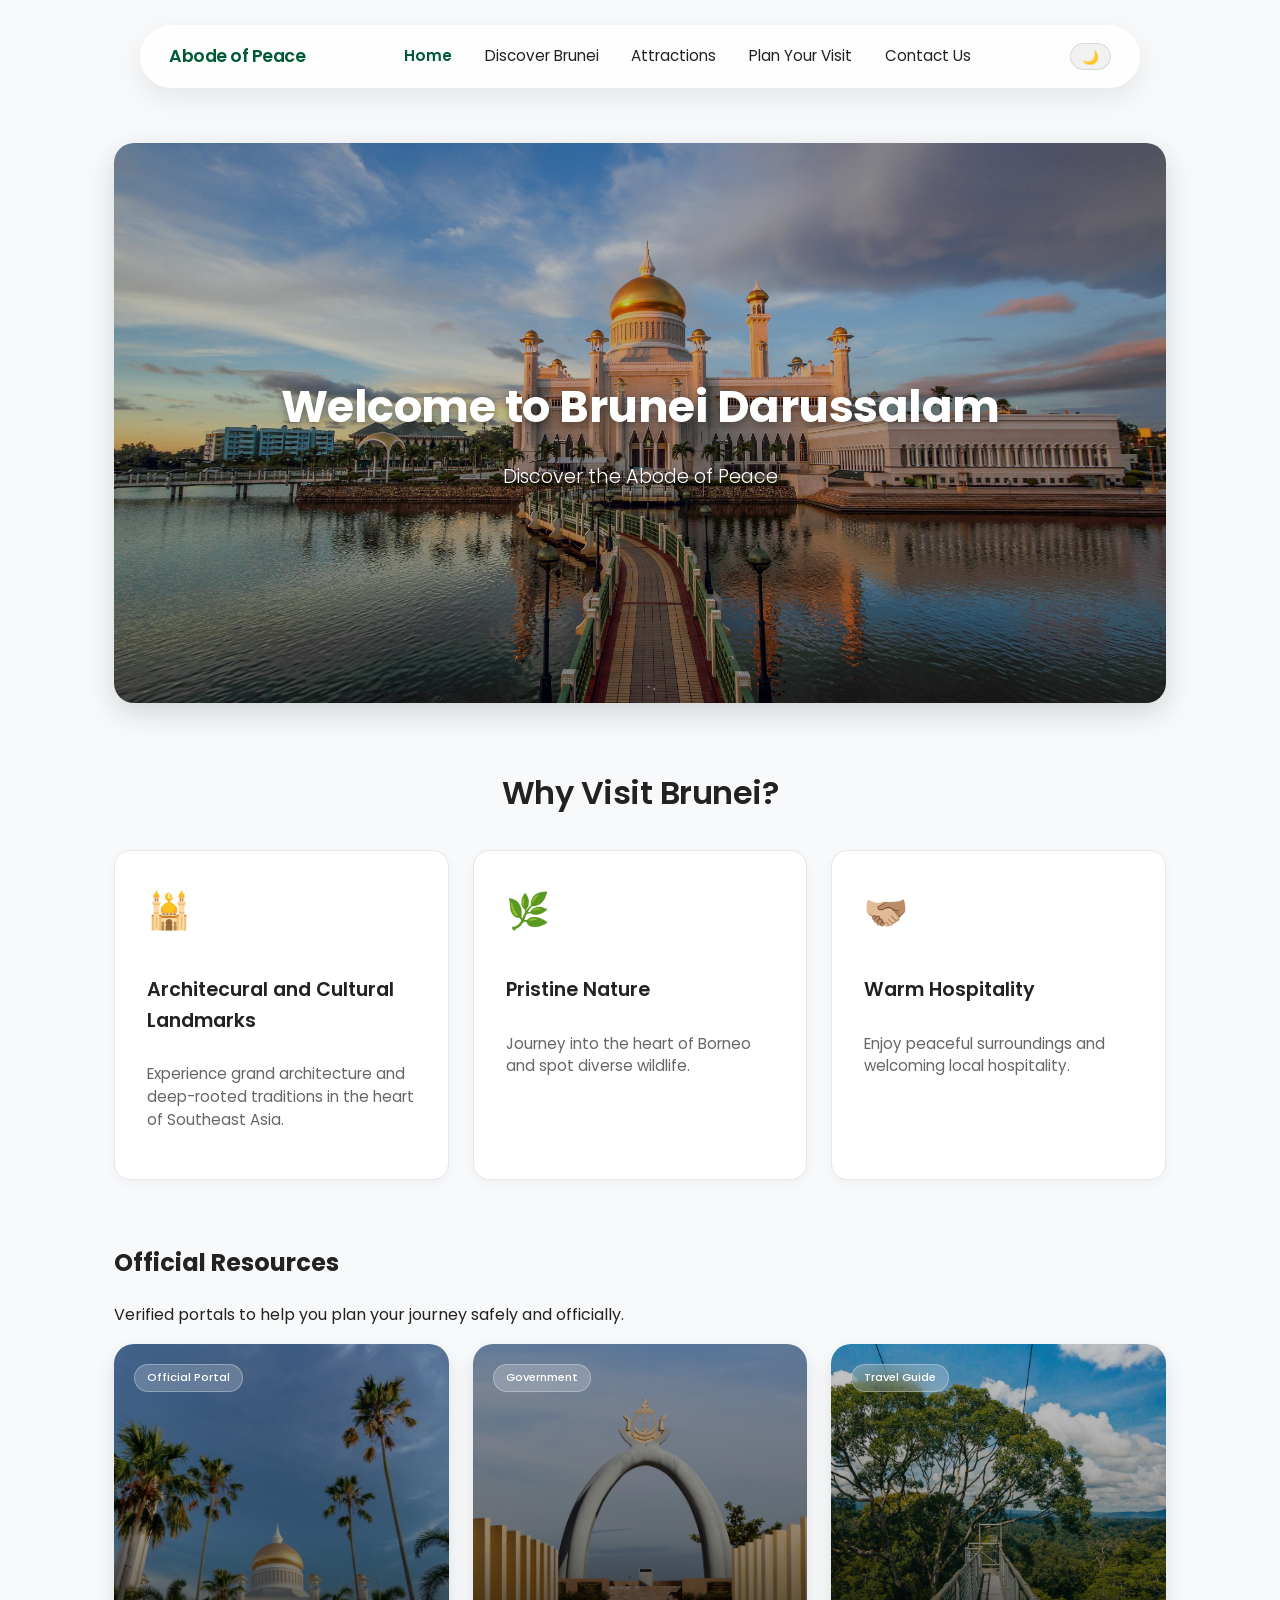
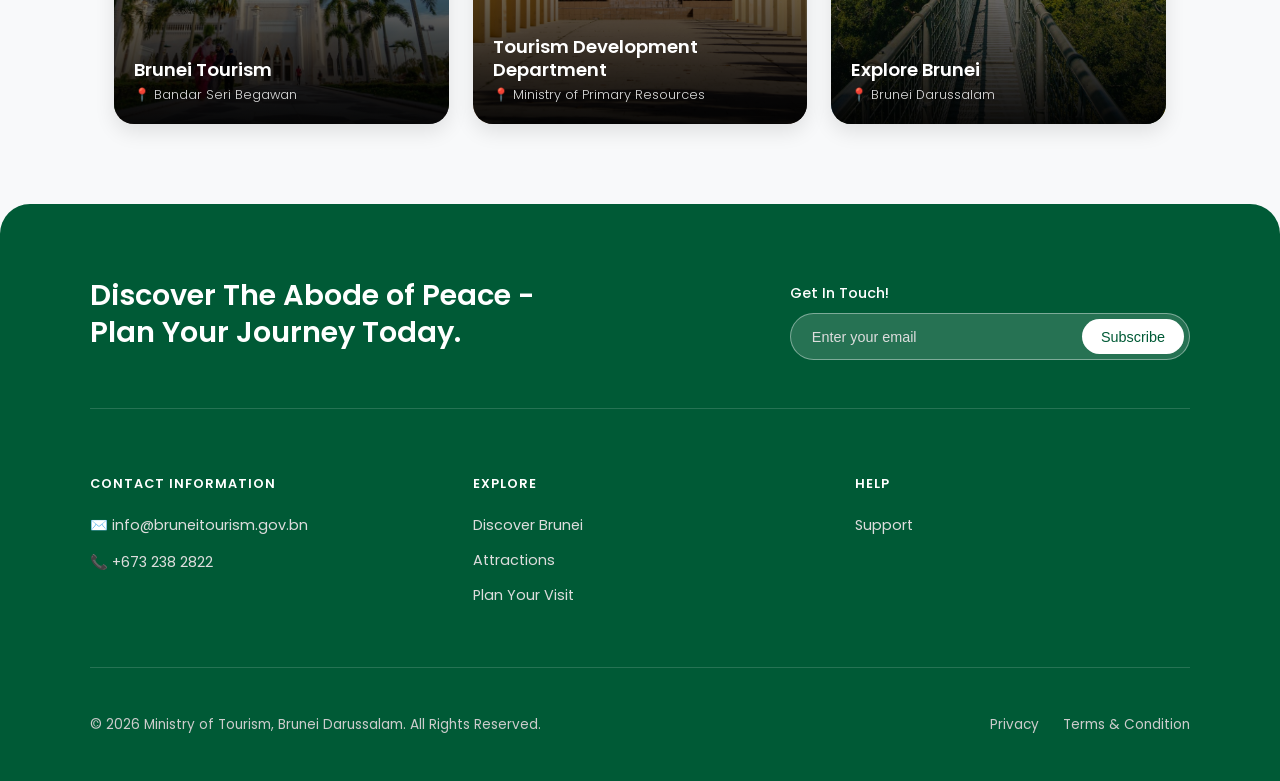
<file: index.html>
<!DOCTYPE html>
<html lang="en">
<head>
    <meta charset="UTF-8">
    <meta name="viewport" content="width=device-width, initial-scale=1.0">
    <title>Brunei Tourism</title>

    <!-- TO FIX BRIEF WHITE FLASH WHEN DARK MODE IS TURNED ON -->
      <script>
       const savedTheme = localStorage.getItem('theme');

        if (savedTheme === 'dark') {
        document.documentElement.setAttribute('data-theme', 'dark');
    }
    </script>
    
    <!-- CONNECTING POPPINS FONT FOR CSS USE -->
    <link rel="preconnect" href="https://fonts.googleapis.com">
    <link rel="preconnect" href="https://fonts.gstatic.com" crossorigin>
    <link href="https://fonts.googleapis.com/css2?family=Poppins:ital,wght@0,100;0,200;0,300;0,400;0,500;0,600;0,700;0,800;0,900;1,100;1,200;1,300;1,400;1,500;1,600;1,700;1,800;1,900&display=swap" rel="stylesheet">
    <!-- LINKING CSS  -->
    <link rel="stylesheet" href="style.css">
</head>
<body>
    <!-- HEADER AND NAV BAR -->
    <header class="header">
        <nav class="nav-container" aria-label="Main Navigation">
            <div class="logo">Abode of Peace</div>
            <button class="menu-toggle" id="menuToggle" aria-label="Toggle navigation menu">☰</button>
            <ul class="nav-links" id="navLinks">
                <li><a href="index.html" class="active">Home</a></li> <!-- ACTIVE IS USED TO SHOW THAT YOU'RE ON THIS PAGE -->
                <li class="dropdown">
                    <div class="dropdown-link">
                        <a href="discover.html">Discover Brunei</a>
                        <button class="dropdown-toggle" aria-label="Toggle Discover Brunei submenu" aria-expanded="false">▼</button>
                    </div>
                    <ul class="dropdown-menu">
                        <li><a href="districts.html">Explore By District</a></li>
                    </ul>
                </li>
                <li><a href="attractions.html">Attractions</a></li>
                <li><a href="plan.html">Plan Your Visit</a></li>
                <li><a href="contact.html">Contact Us</a></li>
            </ul>
            <button class="theme-btn" id="themeToggleBtn" aria-label="Toggle Light Dark Theme">🌙</button>
        </nav>
    </header>

    <!-- MAIN -->
    <main class="container">
        <section class="welcome">
            <img src="images/brunei-homepage.jpg" alt="View of Mosque" class="banner-img">
            <div class="banner">
                <h1>Welcome to Brunei Darussalam</h1>
                <p>Discover the Abode of Peace</p>
            </div>
        </section>

        <!-- WHY VISIT SECTION -->
        <section class="why-visit">
            <h2>Why Visit Brunei?</h2>
            <div class="grid">
                <article class="card">
                    <div class="card-icon">🕌</div>
                    <h3>Architecural and Cultural Landmarks</h3>
                    <p>Experience grand architecture and deep-rooted traditions in the heart of Southeast Asia.</p>
                </article>
                <article class="card">
                    <div class="card-icon">🌿</div>
                    <h3>Pristine Nature</h3>
                    <p>Journey into the heart of Borneo and spot diverse wildlife.</p>
                </article>
                <article class="card">
                    <div class="card-icon">🫱🏼‍🫲🏽</div>
                    <h3>Warm Hospitality</h3>
                    <p>Enjoy peaceful surroundings and welcoming local hospitality.</p>
                </article>
            </div>
        </section>

        <!-- THREE RESOURCE LINKS SECTION -->
        <section class="resources-section">
            <div class="resources-header">
                <div>
                    <h2>Official Resources</h2>
                    <p>Verified portals to help you plan your journey safely and officially.</p>
                </div>
            </div>

            <div class="resources-grid">
                <!-- 1. BRUNEI TOURISM LINK -->
                <a href="https://www.bruneitourism.com/" class="resource-card">
                    <img src="images/Brunei-Muara-hero-banner.jpg" alt="Brunei Tourism Portal" class="resource-bg">
                    <div class="resource-overlay"></div>
                    <div class="resource-content">
                        <span class="resource-badge">Official Portal</span>
                        <div class="bottom-text">
                            <h3>Brunei Tourism</h3>
                            <p class="resource-location">📍 Bandar Seri Begawan</p>
                        </div>
                    </div>
                </a>
                
                <!-- 2. TOURISM DEVELOPMENT DEPT. LINK -->
                <a href="https://www.tourism.gov.bn/" class="resource-card">
                    <img src="images/billionth.jpg" alt="Tourism Development Department" class="resource-bg">
                    <div class="resource-overlay"></div>
                    <div class="resource-content">
                        <span class="resource-badge">Government</span>
                        <div class="bottom-text">
                            <h3>Tourism Development Department</h3>
                            <p class="resource-location">📍 Ministry of Primary Resources</p>
                        </div>
                    </div>
                </a>

                <!-- 3. EXPLORE BRUNEI LINK -->
                <a href="https://www.explorebrunei.gov.bn/" class="resource-card">
                    <img src="images/canopy-top.jpg" alt="Explore Brunei" class="resource-bg">
                    <div class="resource-overlay"></div>
                    <div class="resource-content">
                        <span class="resource-badge">Travel Guide</span>
                        <div class="bottom-text">
                            <h3>Explore Brunei</h3>
                            <p class="resource-location">📍 Brunei Darussalam</p>
                        </div>
                    </div>
                </a>
            </div>
        </section>
    </main>

   <!-- FOOTER -->
        <footer class="site-footer">
            <div class="footer-container">

                <!-- TOP TITLE AND SUBSCRIBE FORM -->
                <div class="footer-top">
                    <div class="footer-brand-message">
                        <h3>Discover The Abode of Peace -<br>Plan Your Journey Today.</h3>
                    </div>
                    <div class="footer-newsletter">
                        <p>Get In Touch!</p>
                        <form class="newsletter-form" onsubmit="event.preventDefault();"> <!-- PREVENTS FROM RELOADING THE PAGE -->
                            <input type="email" placeholder="Enter your email" required>
                            <button type="submit">Subscribe</button>
                        </form>
                    </div>
                </div>

                <!-- CONTACT INFO, EXPLORE, AND HELP SECTION -->
                <div class="footer-grid">
                    <div class="footer-col">
                        <h4>CONTACT INFORMATION</h4>
                        <p>✉️ info@bruneitourism.gov.bn</p>
                        <p>📞 +673 238 2822</p>
                    </div>
                    <div class="footer-col">
                        <h4>EXPLORE</h4>
                        <a href="discover.html">Discover Brunei</a>
                        <a href="attractions.html">Attractions</a>
                        <a href="plan.html">Plan Your Visit</a>
                    </div>
                    <div class="footer-col">
                        <h4>HELP</h4>
                        <a href="contact.html">Support</a>
                    </div>
                </div>

                <!-- COPYRIGHT BOTTOM SECTION -->
                <div class="footer-bottom">
                    <p>&copy; 2026 Ministry of Tourism, Brunei Darussalam. All Rights Reserved.</p>
                    <div class="footer-legal">
                        <a href="#">Privacy</a>
                        <a href="#">Terms & Condition</a>
                    </div>
                </div>
            </div>
        </footer>

    <!-- LINKING JAVASCRIPT-->
    <script src="script.js"></script>
</body>
</html>
</file>
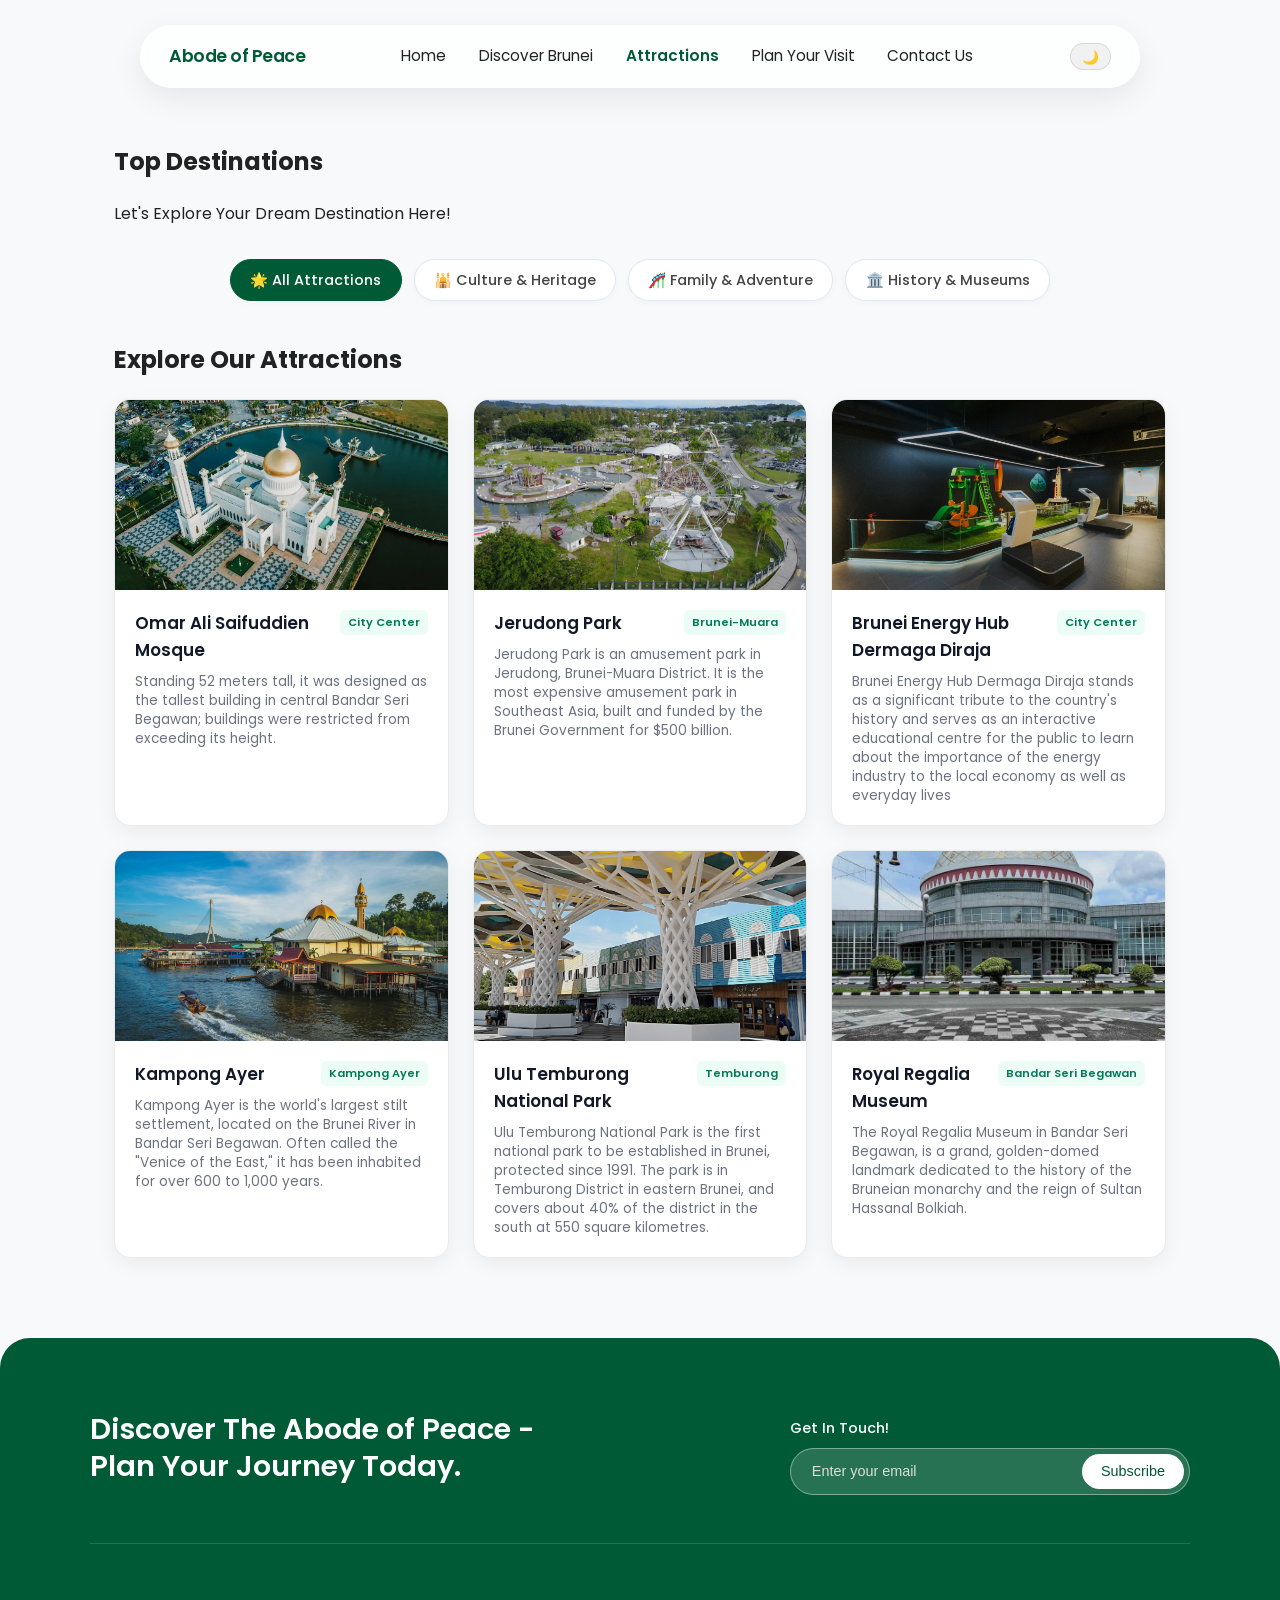
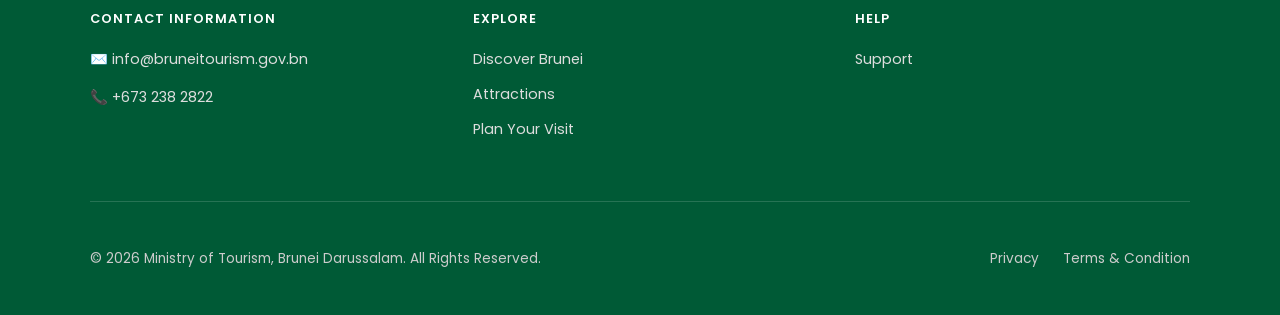
<file: attractions.html>
<!DOCTYPE html>
<html lang="en">
<head>
    <meta charset="UTF-8">
    <meta name="viewport" content="width=device-width, initial-scale=1.0">
    <title>Attractions</title>

    <!-- TO FIX BRIEF WHITE FLASH WHEN DARK MODE IS TURNED ON -->
    <script>
        const savedTheme = localStorage.getItem('theme');
        if (savedTheme === 'dark') {
            document.documentElement.setAttribute('data-theme', 'dark');
        }
    </script>

    <!-- CONNECTING POPPINS FONT -->
    <link rel="preconnect" href="https://fonts.googleapis.com">
    <link rel="preconnect" href="https://fonts.gstatic.com" crossorigin>
    <link href="https://fonts.googleapis.com/css2?family=Poppins:ital,wght@0,100;0,200;0,300;0,400;0,500;0,600;0,700;0,800;0,900;1,100;1,200;1,300;1,400;1,500;1,600;1,700;1,800;1,900&display=swap" rel="stylesheet">
    <!-- LINKING CSS -->
    <link rel="stylesheet" href="style.css">
</head>
<body>
    <!-- HEADER AND NAV BAR -->
    <header class="header">
        <nav class="nav-container" aria-label="Main Navigation">
            <div class="logo">Abode of Peace</div>
            <button class="menu-toggle" id="menuToggle" aria-label="Toggle navigation menu">☰</button>
            <ul class="nav-links" id="navLinks">
                <li><a href="index.html">Home</a></li>
                <li class="dropdown">
                    <div class="dropdown-link">
                        <a href="discover.html">Discover Brunei</a>
                        <button class="dropdown-toggle" aria-label="Toggle Discover Brunei submenu" aria-expanded="false">▼</button>
                    </div>
                    <ul class="dropdown-menu">
                        <li><a href="districts.html">Explore By District</a></li>
                    </ul>
                </li>
                <li><a href="attractions.html" class="active">Attractions</a></li>
                <li><a href="plan.html">Plan Your Visit</a></li>
                <li><a href="contact.html">Contact Us</a></li>
            </ul>
            <button class="theme-btn" id="themeToggleBtn" aria-label="Toggle Light Dark Theme">🌙</button>
        </nav>
    </header>
    
    <!-- MAIN -->
    <main class="container">

        <!-- TOP SECTION -->
        <section class="page-header-box">
            <h1>Top Destinations</h1>
            <p>Let's Explore Your Dream Destination Here!</p>
        </section>

        <!-- BUTTONS -->
        <div class="filter-tabs">
            <button class="filter-btn active" data-filter="all">🌟 All Attractions</button>
            <button class="filter-btn" data-filter="culture">🕌 Culture & Heritage</button>
            <button class="filter-btn" data-filter="adventure">🎢 Family & Adventure</button>
            <button class="filter-btn" data-filter="museums">🏛️ History & Museums</button>
        </div>

        <!-- GRIDS -->
         <h2>Explore Our Attractions</h2>
        <div class="attractions-grid">

            <!-- SOAS -->
            <div class="attraction-card" data-category="culture">
                <img src="images/soas-06.jpg" alt="Omar Ali Saifuddien Mosque" class="attraction-img">
                <div class="attraction-content">
                    <div class="attraction-header-row">
                        <h3>Omar Ali Saifuddien Mosque</h3>
                        <span class="attraction-badge">City Center</span>
                    </div>
                    <p class="attraction-desc"> Standing 52 meters tall, it was designed as the tallest building in central Bandar Seri Begawan; 
                    buildings were restricted from exceeding its height.</p>
                </div>
            </div>

            <!-- JERUDONG PARK -->
            <div class="attraction-card" data-category="adventure">
                <img src="images/jp.jpg" alt="Jerudong Park Playground" class="attraction-img">
                <div class="attraction-content">
                    <div class="attraction-header-row">
                        <h3>Jerudong Park</h3>
                        <span class="attraction-badge">Brunei-Muara</span>
                    </div>
                    <p class="attraction-desc">Jerudong Park is an amusement park in Jerudong, Brunei-Muara District.
                        It is the most expensive amusement park in Southeast Asia, built and funded by the Brunei Government for $500 billion.
                    </p>
                </div>
            </div>

            <!-- ENERGY HUB -->
            <div class="attraction-card" data-category="museums">
                <img src="images/energy-hub.jpg" alt="Brunei Energy Hub Dermaga Diraja" class="attraction-img">
                <div class="attraction-content">
                    <div class="attraction-header-row">
                        <h3>Brunei Energy Hub Dermaga Diraja</h3>
                        <span class="attraction-badge">City Center</span>
                    </div>
                    <p class="attraction-desc">Brunei Energy Hub Dermaga Diraja stands as a significant tribute to the country's history and serves as an interactive educational centre 
                        for the public to learn about the importance of the energy industry to the local economy as well as everyday lives</p>
                </div>
            </div>

            <!-- KAMPONG AYER -->
            <div class="attraction-card" data-category="culture">
                <img src="images/kampong-ayer-top-image.jpg" alt="Kampong Ayer" class="attraction-img">
                <div class="attraction-content">
                    <div class="attraction-header-row">
                        <h3>Kampong Ayer</h3>
                        <span class="attraction-badge">Kampong Ayer</span>
                    </div>
                    <p class="attraction-desc">Kampong Ayer is the world's largest stilt settlement, located on the Brunei River in Bandar Seri Begawan. 
                        Often called the "Venice of the East," it has been inhabited for over 600 to 1,000 years.</p>
                </div>
            </div>

            <!-- ULU TEMBURONG NATIONAL PARK -->
            <div class="attraction-card" data-category="adventure">
                <img src="images/temburongtest.png" alt="Ulu Temburong National Park" class="attraction-img">
                <div class="attraction-content">
                    <div class="attraction-header-row">
                        <h3>Ulu Temburong National Park</h3>
                        <span class="attraction-badge">Temburong</span>
                    </div>
                    <p class="attraction-desc">Ulu Temburong National Park is the first national park to be established in Brunei, protected since 1991. 
                        The park is in Temburong District in eastern Brunei, and covers about 40% of the district in the south at 550 square kilometres.</p>
                </div>
            </div>

            <!-- ROYAL REGALIA MUSEUM -->
            <div class="attraction-card" data-category="museums">
                <img src="images/BN-Brunei-Royal-Regalia-exterior.jpg" alt="Royal Regalia Museum" class="attraction-img">
                <div class="attraction-content">
                    <div class="attraction-header-row">
                        <h3>Royal Regalia Museum</h3>
                        <span class="attraction-badge">Bandar Seri Begawan</span>
                    </div>
                    <p class="attraction-desc">The Royal Regalia Museum in Bandar Seri Begawan, 
                        is a grand, golden-domed landmark dedicated to the history of the Bruneian monarchy and the reign of Sultan Hassanal Bolkiah.</p>
                </div>
            </div>

        </div>
        

    </main>

    <!-- FOOTER -->
    <footer class="site-footer">
        <div class="footer-container">

            <!-- TOP TITLE AND SUBSCRIBE FORM -->
            <div class="footer-top">
                <div class="footer-brand-message">
                    <h3>Discover The Abode of Peace -<br>Plan Your Journey Today.</h3>
                </div>
                <div class="footer-newsletter">
                    <p>Get In Touch!</p>
                    <form class="newsletter-form" onsubmit="event.preventDefault();"> <!-- PREVENTS FROM RELOADING THE PAGE -->
                        <input type="email" placeholder="Enter your email" required>
                        <button type="submit">Subscribe</button>
                    </form>
                </div>
            </div>

            <!-- CONTACT INFO, EXPLORE, AND HELP SECTION -->
            <div class="footer-grid">
                <div class="footer-col">
                    <h4>CONTACT INFORMATION</h4>
                    <p>✉️ info@bruneitourism.gov.bn</p>
                    <p>📞 +673 238 2822</p>
                </div>
                <div class="footer-col">
                    <h4>EXPLORE</h4>
                    <a href="discover.html">Discover Brunei</a>
                    <a href="attractions.html">Attractions</a>
                    <a href="plan.html">Plan Your Visit</a>
                </div>
                <div class="footer-col">
                    <h4>HELP</h4>
                    <a href="contact.html">Support</a>
                </div>
            </div>

            <!-- COPYRIGHT BOTTOM SECTION -->
            <div class="footer-bottom">
                <p>&copy; 2026 Ministry of Tourism, Brunei Darussalam. All Rights Reserved.</p>
                <div class="footer-legal">
                    <a href="#">Privacy</a>
                    <a href="#">Terms & Condition</a>
                </div>
            </div>
        </div>
    </footer>

    <!-- LINKING JAVASCRIPT -->
    <script src="script.js"></script>
</body>
</html>
</file>
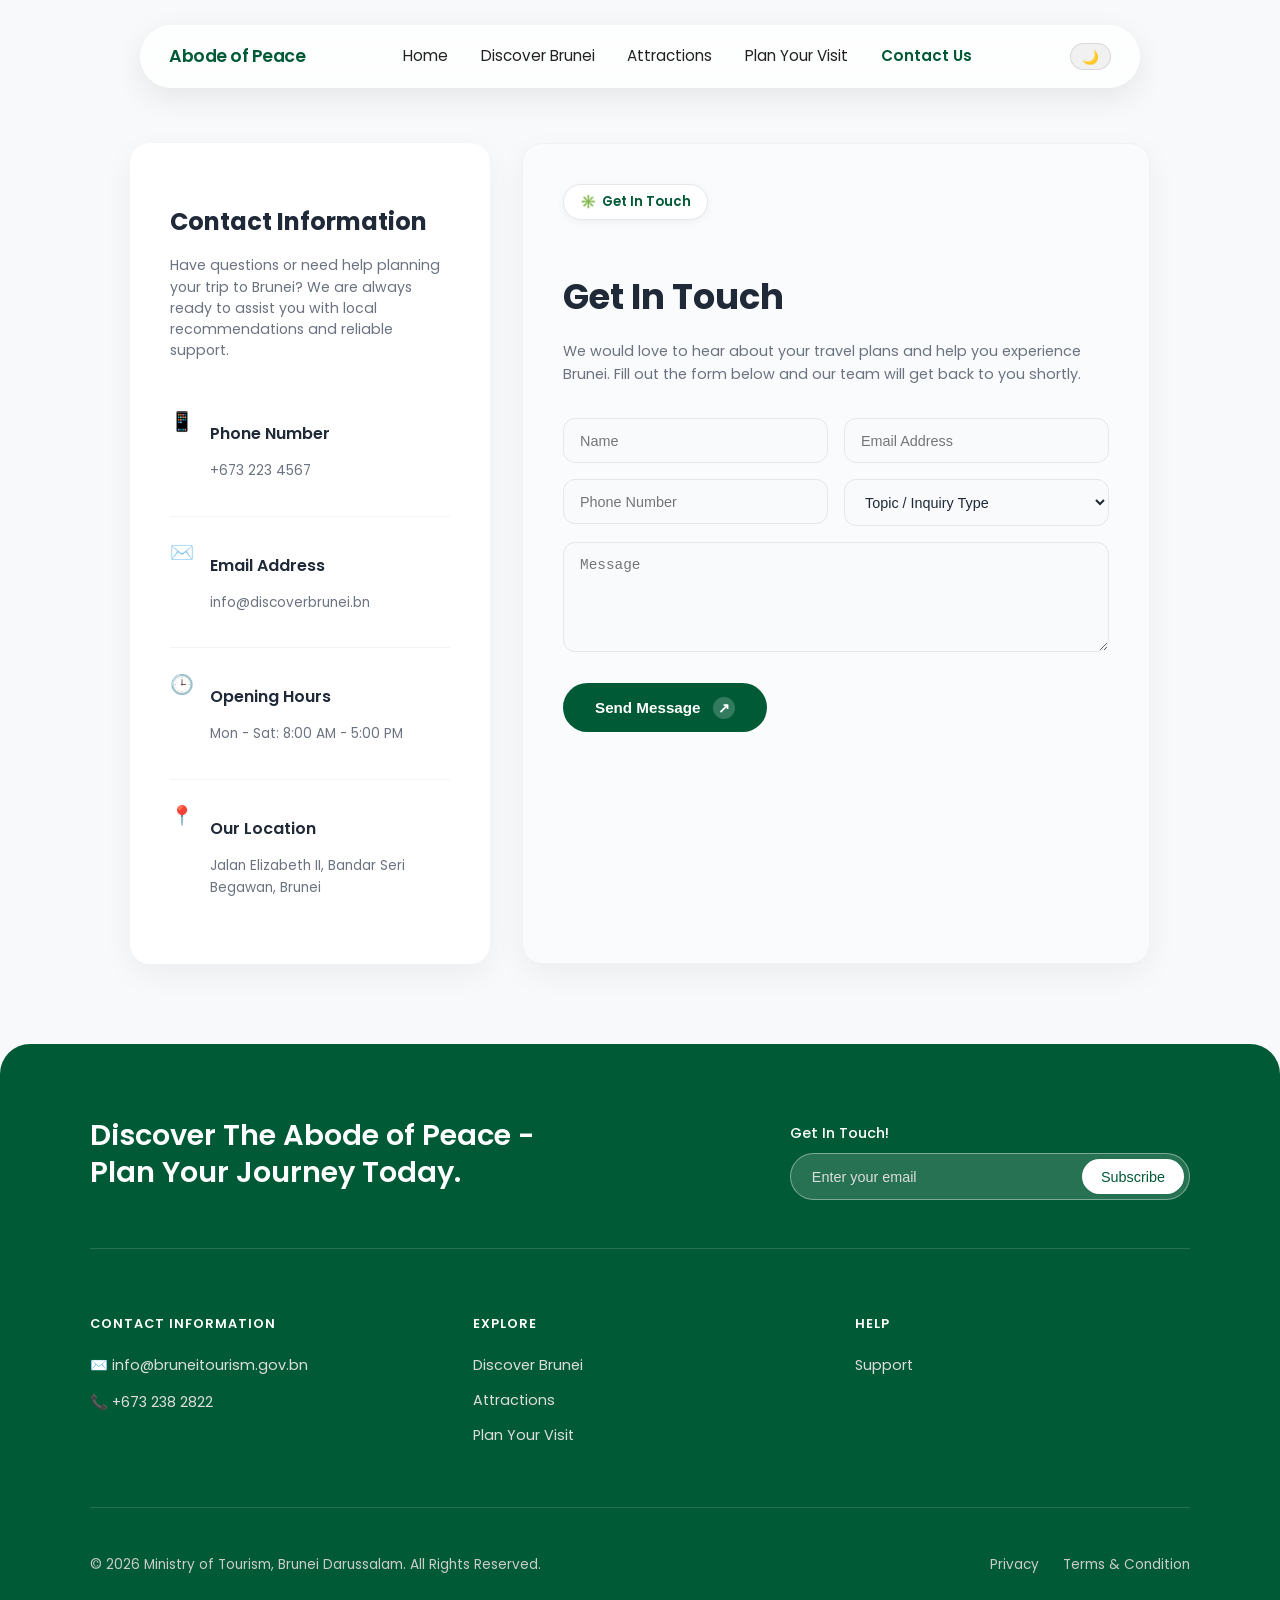
<file: contact.html>
<!DOCTYPE html>
<html lang="en">
<head>
    <meta charset="UTF-8">
    <meta name="viewport" content="width=device-width, initial-scale=1.0">
    <title>Contact Us</title>

    <!-- TO FIX BRIEF WHITE FLASH WHEN DARK MODE IS TURNED ON -->
    <script>
        const savedTheme = localStorage.getItem('theme');
        if (savedTheme === 'dark') {
            document.documentElement.setAttribute('data-theme', 'dark');
        }
    </script>

    <!-- CONNECTING POPPINS FONT -->
    <link rel="preconnect" href="https://fonts.googleapis.com">
    <link rel="preconnect" href="https://fonts.gstatic.com" crossorigin>
    <link href="https://fonts.googleapis.com/css2?family=Poppins:ital,wght@0,100;0,200;0,300;0,400;0,500;0,600;0,700;0,800;0,900;1,100;1,200;1,300;1,400;1,500;1,600;1,700;1,800;1,900&display=swap" rel="stylesheet">
    <!-- LINKING CSS -->
    <link rel="stylesheet" href="style.css">
</head>

<body>
    <!-- HEADER AND NAV BAR -->
    <header class="header">
      <nav class="nav-container" aria-label="Main Navigation">
        <div class="logo">Abode of Peace</div>
        <button class="menu-toggle" id="menuToggle" aria-label="Toggle navigation menu">☰</button>
        <ul class="nav-links" id="navLinks">
          <li><a href="index.html">Home</a></li>
          <li class="dropdown">
                    <div class="dropdown-link">
                        <a href="discover.html">Discover Brunei</a>
                        <button class="dropdown-toggle" aria-label="Toggle Discover Brunei submenu" aria-expanded="false">▼</button>
                    </div>
                    <ul class="dropdown-menu">
                        <li><a href="districts.html">Explore By District</a></li>
                    </ul>
                </li>
                <li><a href="attractions.html">Attractions</a></li>
                <li><a href="plan.html">Plan Your Visit</a></li>
                <li><a href="contact.html" class="active">Contact Us</a></li>
            </ul>
            <button class="theme-btn" id="themeToggleBtn" aria-label="Toggle Light Dark Theme">🌙</button>
        </nav>
        </ul>
    </header>
    
    <!-- MAIN CONTENT CONTAINER -->
    <main class="container">
        <section class="contact-wrapper">
  
  <div class="contact-info-card">
    <h2>Contact Information</h2>
    <p class="info-intro">
      Have questions or need help planning your trip to Brunei? We are always ready to assist you with local recommendations and reliable support.
    </p>

    <!-- LEFT SIDE: CONTACT INFORMATION -->
    <div class="info-list">
      <!-- PHONE NUMBER -->
      <div class="info-item">
        <div class="info-icon">📱</div>
        <div class="info-details">
          <h3>Phone Number</h3>
          <p>+673 223 4567</p>
        </div>
      </div>

      <div class="info-divider"></div>
      <!-- EMAIL -->
      <div class="info-item">
        <div class="info-icon">✉️</div>
        <div class="info-details">
          <h3>Email Address</h3>
          <p>info@discoverbrunei.bn</p>
        </div>
      </div>

      <div class="info-divider"></div>
      <!-- OPENING HOURS -->
      <div class="info-item">
        <div class="info-icon">🕒</div>
        <div class="info-details">
          <h3>Opening Hours</h3>
          <p>Mon - Sat: 8:00 AM - 5:00 PM</p>
        </div>
      </div>

      <div class="info-divider"></div>
      <!-- LOCATION -->
      <div class="info-item">
        <div class="info-icon">📍</div>
        <div class="info-details">
          <h3>Our Location</h3>
          <p>Jalan Elizabeth II, Bandar Seri Begawan, Brunei</p>
        </div>
      </div>
    </div>
  </div>

  <!-- RIGHT SIDE: CONTACT FORM -->
  <div class="contact-form-card">
    <div class="badge-pill">
      <span>✳️</span> Get In Touch
    </div>

    <h2>Get In Touch</h2>
    <p class="form-intro">
      We would love to hear about your travel plans and help you experience Brunei. Fill out the form below and our team will get back to you shortly.
    </p>

    <!-- CONTACT FORM -->
    <form id="contactForm" onsubmit="handleContactSubmit(event)"> <!-- SUBMITS THE FORM WITHOUT RELOADING PAGE-->
      <div class="form-grid">

        <div class="form-group">
          <input type="text" placeholder="Name" required>
        </div>
        <div class="form-group">
          <input type="email" placeholder="Email Address" required>
        </div>

        <div class="form-group">
          <input type="tel" placeholder="Phone Number">
        </div>
        <div class="form-group">
          <select required>
            <option value="" disabled selected>Topic / Inquiry Type</option>
            <option value="itinerary">Itinerary Assistance</option>
            <option value="tours">Tour Guidance</option>
            <option value="accommodation">Accommodation Info</option>
            <option value="general">General Question</option>
          </select>
        </div>

        <div class="form-group full-width">
          <textarea rows="5" placeholder="Message" required></textarea>
        </div>
      </div>

      <button type="submit" class="btn-submit">Send Message<span class="arrow-icon">↗</span></button>
    </form>
  </div>
</section>
    </main>
    </body>

    <!-- FOOTER SECTION -->
    <footer class="site-footer">
        <div class="footer-container">

            <!-- TOP TITLE AND SUBSCRIBE FORM -->
            <div class="footer-top">
                <div class="footer-brand-message">
                    <h3>Discover The Abode of Peace -<br>Plan Your Journey Today.</h3>
                </div>
                <div class="footer-newsletter">
                    <p>Get In Touch!</p>
                    <form class="newsletter-form" onsubmit="event.preventDefault();"> <!-- PREVENTS FROM RELOADING THE PAGE -->
                        <input type="email" placeholder="Enter your email" required>
                        <button type="submit">Subscribe</button>
                    </form>
                </div>
            </div>

            <!-- CONTACT INFO, EXPLORE, AND HELP SECTION -->
            <div class="footer-grid">
                <div class="footer-col">
                    <h4>CONTACT INFORMATION</h4>
                    <p>✉️ info@bruneitourism.gov.bn</p>
                    <p>📞 +673 238 2822</p>
                </div>
                <div class="footer-col">
                    <h4>EXPLORE</h4>
                    <a href="discover.html">Discover Brunei</a>
                    <a href="attractions.html">Attractions</a>
                    <a href="plan.html">Plan Your Visit</a>
                </div>
                <div class="footer-col">
                    <h4>HELP</h4>
                    <a href="contact.html">Support</a>
                </div>
            </div>

            <!-- COPYRIGHT BOTTOM SECTION -->
            <div class="footer-bottom">
                <p>&copy; 2026 Ministry of Tourism, Brunei Darussalam. All Rights Reserved.</p>
                <div class="footer-legal">
                    <a href="#">Privacy</a>
                    <a href="#">Terms & Condition</a>
                </div>
            </div>
        </div>
    </footer>
    <!-- LINKING JAVASCRIPT -->
    <script src="script.js"></script>

</html>
</file>
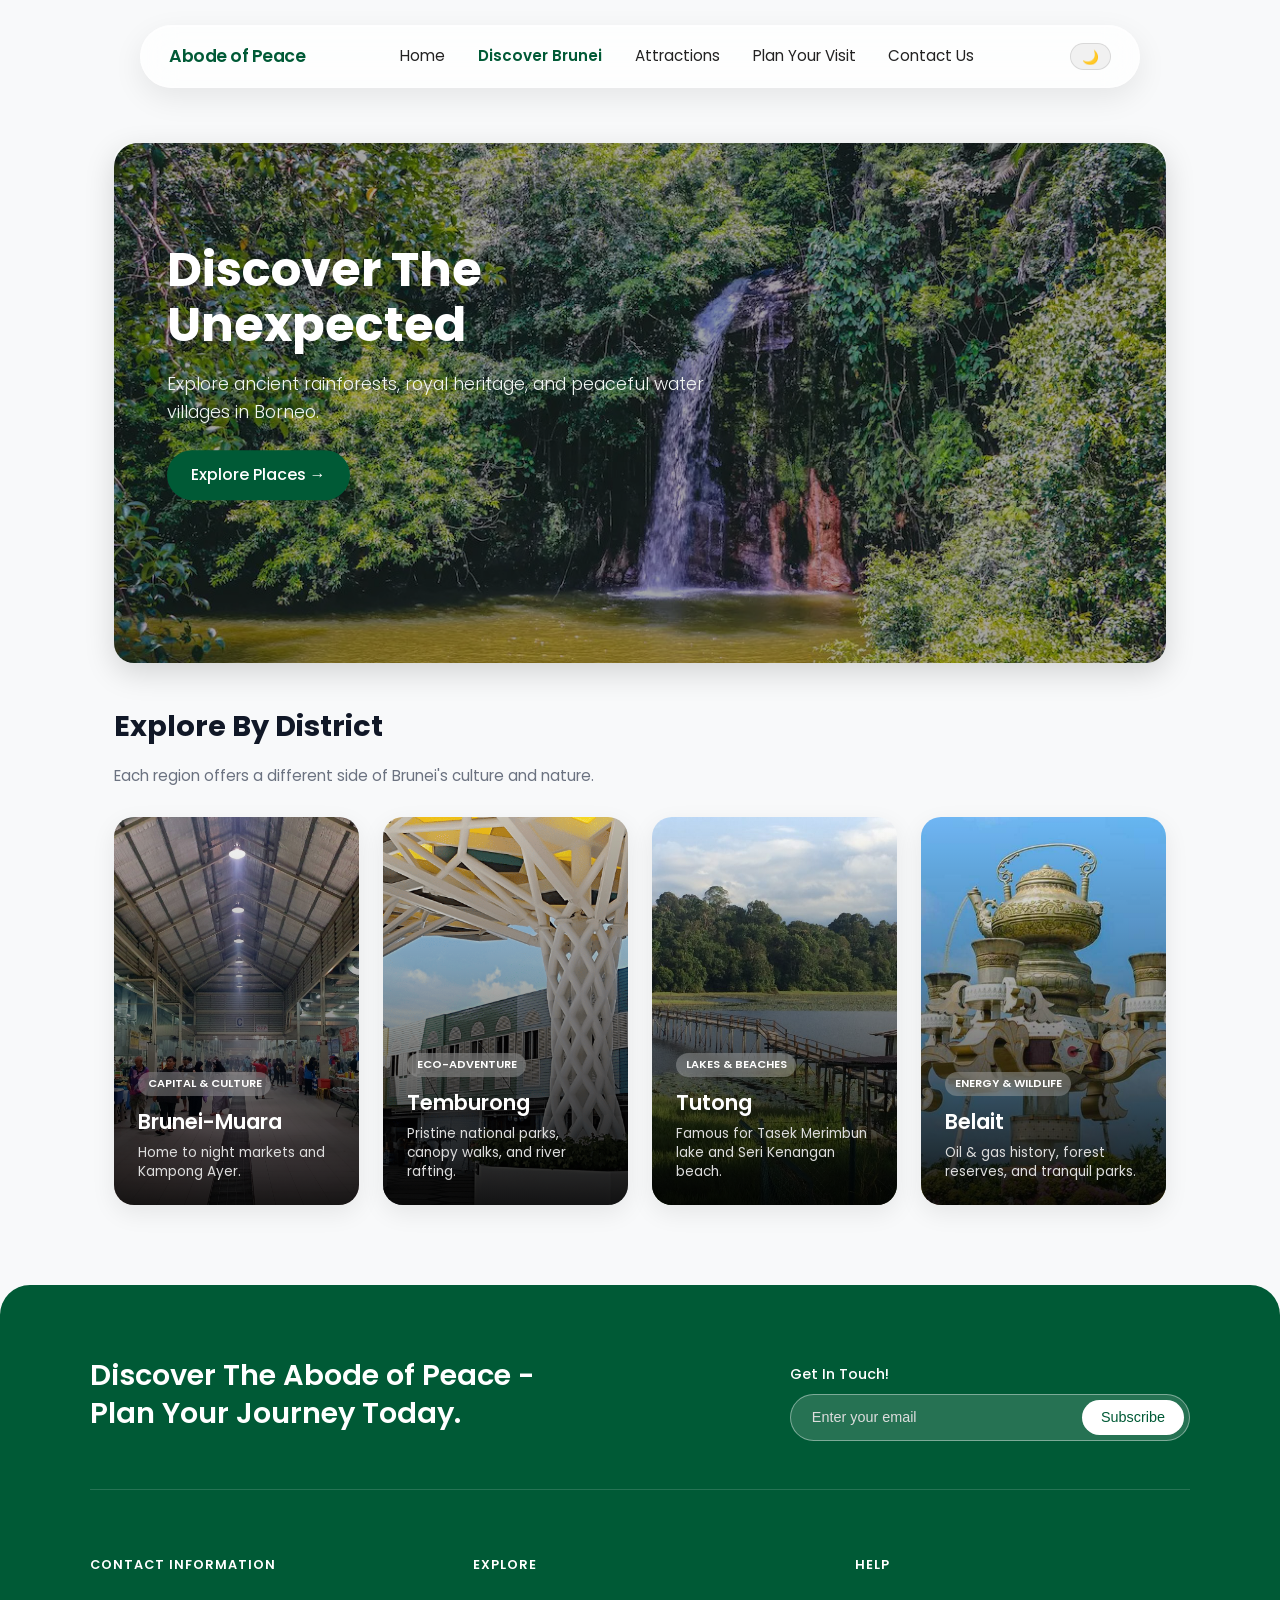
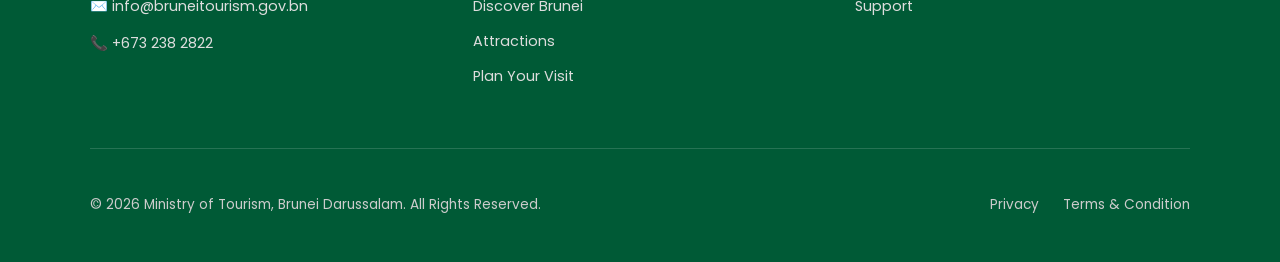
<file: discover.html>
<!DOCTYPE html>
<html lang="en">
<head>
    <meta charset="UTF-8">
    <meta name="viewport" content="width=device-width, initial-scale=1.0">
    <title>Discover Brunei</title>

    <!-- TO FIX BRIEF WHITE FLASH WHEN DARK MODE IS TURNED ON -->
    <script>
        const savedTheme = localStorage.getItem('theme');
        if (savedTheme === 'dark') {
            document.documentElement.setAttribute('data-theme', 'dark');
        }
    </script>

    <!-- CONNECTING POPPINS FONT FOR CSS USE -->
    <link rel="preconnect" href="https://fonts.googleapis.com">
    <link rel="preconnect" href="https://fonts.gstatic.com" crossorigin>
    <link href="https://fonts.googleapis.com/css2?family=Poppins:ital,wght@0,100;0,200;0,300;0,400;0,500;0,600;0,700;0,800;0,900;1,100;1,200;1,300;1,400;1,500;1,600;1,700;1,800;1,900&display=swap" rel="stylesheet">
    <!-- LINKING CSS  -->
    <link rel="stylesheet" href="style.css">
</head>
<body>
    <!-- HEADER AND NAV BAR -->
    <header class="header">
        <nav class="nav-container" aria-label="Main Navigation">
            <div class="logo">Abode of Peace</div>
            <button class="menu-toggle" id="menuToggle" aria-label="Toggle navigation menu">☰</button>
            <ul class="nav-links" id="navLinks">
                <li><a href="index.html">Home</a></li>
                <li class="dropdown">
                    <div class="dropdown-link">
                        <a href="discover.html" class="active">Discover Brunei</a>
                        <button class="dropdown-toggle" aria-label="Toggle Discover Brunei submenu" aria-expanded="false">▼</button>
                    </div>
                    <ul class="dropdown-menu">
                        <li><a href="districts.html">Explore By District</a></li>
                    </ul>
                </li>
                <li><a href="attractions.html">Attractions</a></li>
                <li><a href="plan.html">Plan Your Visit</a></li>
                <li><a href="contact.html">Contact Us</a></li>
            </ul>
            <button class="theme-btn" id="themeToggleBtn" aria-label="Toggle Light Dark Theme">🌙</button>
        </nav>
    </header>
    
    <!-- MAIN -->
    <main class="container">

        <!-- TOP BANNER -->
        <section class="top-banner">
            <img src="images/taseklama-01.jpg" alt="Brunei Rainforest" class="top-banner-img">
            
            <div class="top-banner-text">
                <h1>Discover The Unexpected</h1>
                <p>Explore ancient rainforests, royal heritage, and peaceful water villages in Borneo.</p>
                <a href="#featured" class="btn-explore">Explore Places &rarr;</a> <!-- NOTE: &RARR; FOR ARROW SYMBOL -->
            </div>

        </section>

        <!-- EXPLORE DISTRICT SECTION -->
        <section id="featured" class="content-section">
            <div class="section-header-left">
                <h2>Explore By District</h2>
                <p>Each region offers a different side of Brunei's culture and nature.</p>
            </div>

            <div class="district-grid">

                <!-- BRUNEI-MUARA -->
                <a href="districts.html#brunei-muara" class="card-link">
                <div class="district-card">
                    <img src="images/pasarmalam.jpg" alt="Brunei-Muara" class="district-img">
                    <div class="district-overlay"></div>
                    <div class="district-info">
                        <span class="district-tag">Capital & Culture</span>
                        <h3>Brunei-Muara</h3>
                        <p>Home to night markets and Kampong Ayer.</p>
                    </div>
                </div>
                </a>

                <!-- TEMBURONG -->
                <a href="districts.html#temburong" class="card-link">
                <div class="district-card">
                    <img src="images/temburongtest.png" alt="Temburong" class="district-img">
                    <div class="district-overlay"></div>
                    <div class="district-info">
                        <span class="district-tag">Eco-Adventure</span>
                        <h3>Temburong</h3>
                        <p>Pristine national parks, canopy walks, and river rafting.</p>
                    </div>
                </div>
                </a>

                <!-- TUTONG -->
                <a href="districts.html#tutong" class="card-link">
                <div class="district-card">
                    <img src="images/tutong.jpg" alt="Tutong" class="district-img">
                    <div class="district-overlay"></div>
                    <div class="district-info">
                        <span class="district-tag">Lakes & Beaches</span>
                        <h3>Tutong</h3>
                        <p>Famous for Tasek Merimbun lake and Seri Kenangan beach.</p>
                    </div>
                </div>
                </a>

                <!-- KUALA BELAIT -->
                 <a href="districts.html#belait" class="card-link">
                <div class="district-card">
                    <img src="images/kb.jpg" alt="Belait" class="district-img">
                    <div class="district-overlay"></div>
                    <div class="district-info">
                        <span class="district-tag">Energy & Wildlife</span>
                        <h3>Belait</h3>
                        <p>Oil & gas history, forest reserves, and tranquil parks.</p>
                    </div>
                </div>
                </a>
            </div>
        </section>

    </main>

    <!-- FOOTER -->
    <footer class="site-footer">
        <div class="footer-container">

            <!-- TOP TITLE AND SUBSCRIBE FORM -->
            <div class="footer-top">
                <div class="footer-brand-message">
                    <h3>Discover The Abode of Peace -<br>Plan Your Journey Today.</h3>
                </div>
                <div class="footer-newsletter">
                    <p>Get In Touch!</p>
                    <form class="newsletter-form" onsubmit="event.preventDefault();"> <!-- PREVENTS FROM RELOADING THE PAGE -->
                        <input type="email" placeholder="Enter your email" required>
                        <button type="submit">Subscribe</button>
                    </form>
                </div>
            </div>

            <!-- CONTACT INFO, EXPLORE, AND HELP SECTION -->
            <div class="footer-grid">
                <div class="footer-col">
                    <h4>CONTACT INFORMATION</h4>
                    <p>✉️ info@bruneitourism.gov.bn</p>
                    <p>📞 +673 238 2822</p>
                </div>
                <div class="footer-col">
                    <h4>EXPLORE</h4>
                    <a href="discover.html">Discover Brunei</a>
                    <a href="attractions.html">Attractions</a>
                    <a href="plan.html">Plan Your Visit</a>
                </div>
                <div class="footer-col">
                    <h4>HELP</h4>
                    <a href="contact.html">Support</a>
                </div>
            </div>

            <!-- COPYRIGHT BOTTOM SECTION -->
            <div class="footer-bottom">
                <p>&copy; 2026 Ministry of Tourism, Brunei Darussalam. All Rights Reserved.</p>
                <div class="footer-legal">
                    <a href="#">Privacy</a>
                    <a href="#">Terms & Condition</a>
                </div>
            </div>
        </div>
    </footer>
    <!-- LINKING JAVASCRIPT -->
    <script src="script.js"></script>
</body>
</html>
</file>
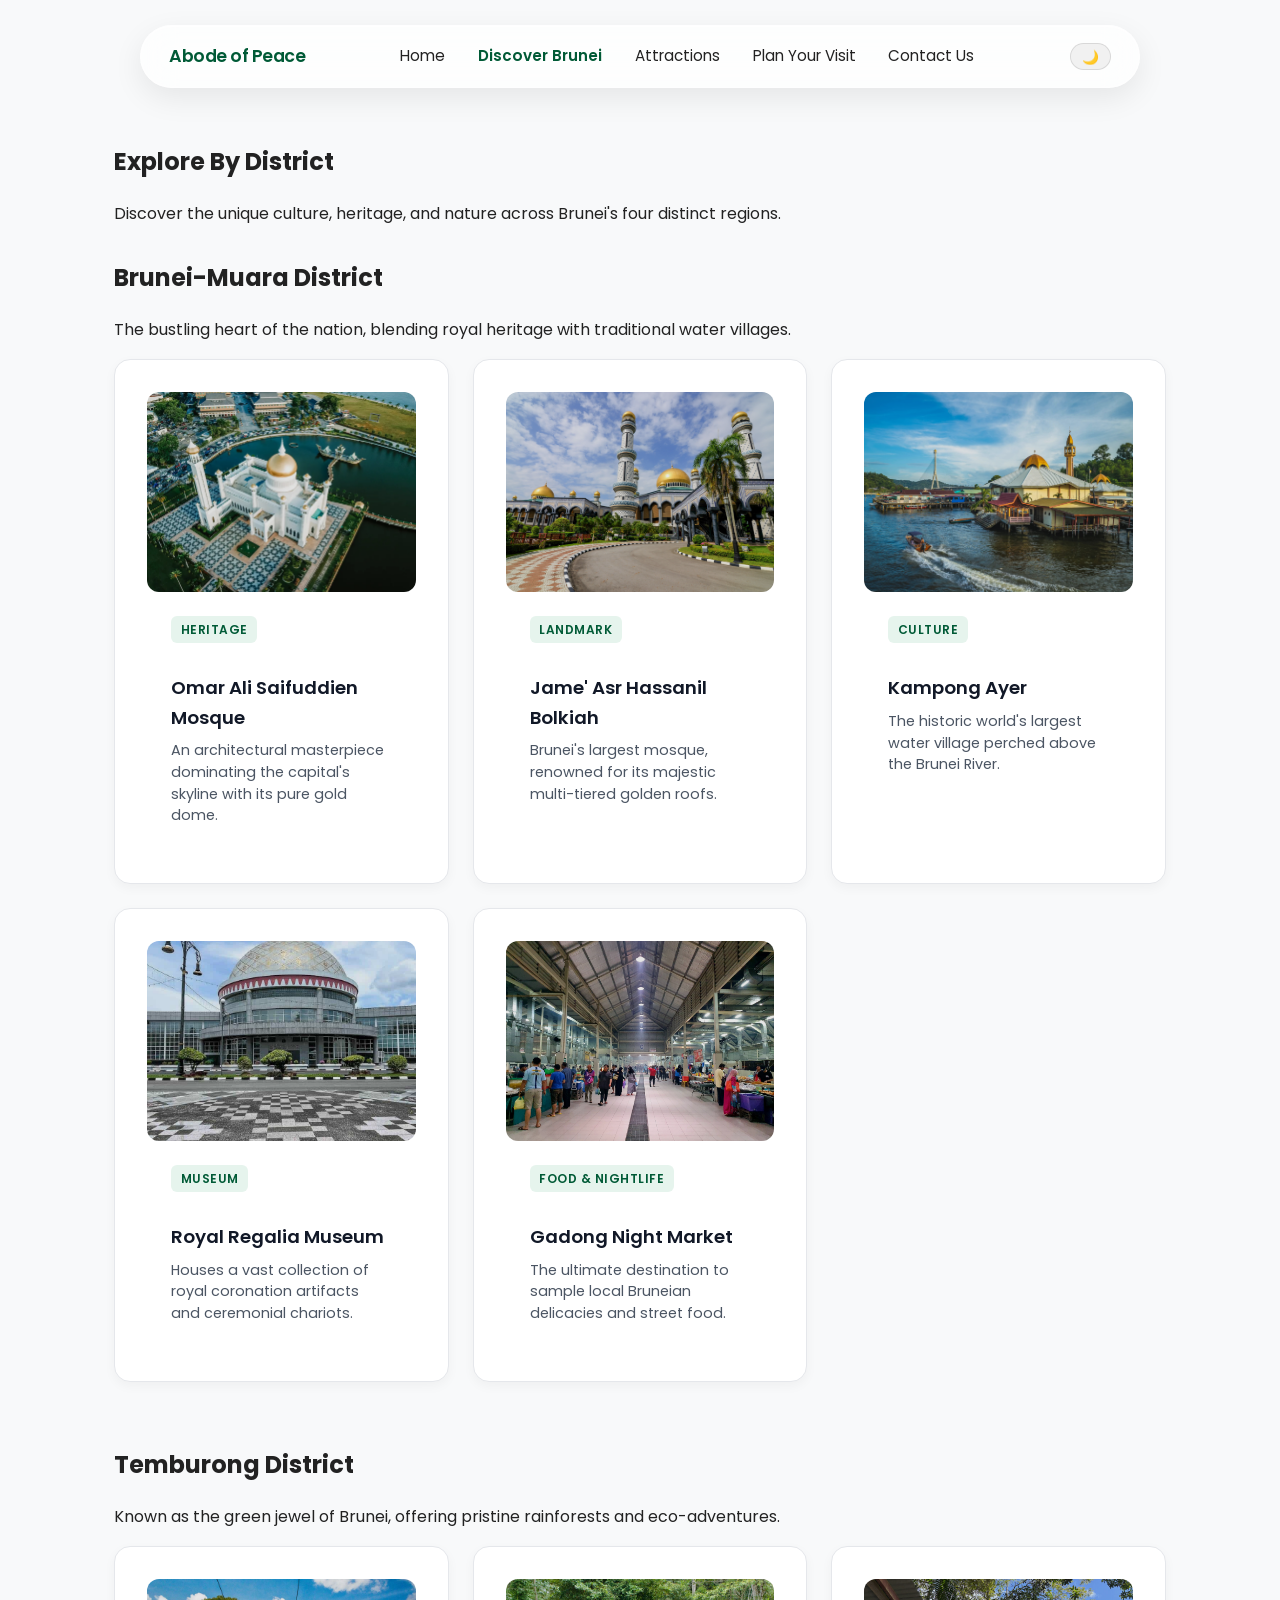
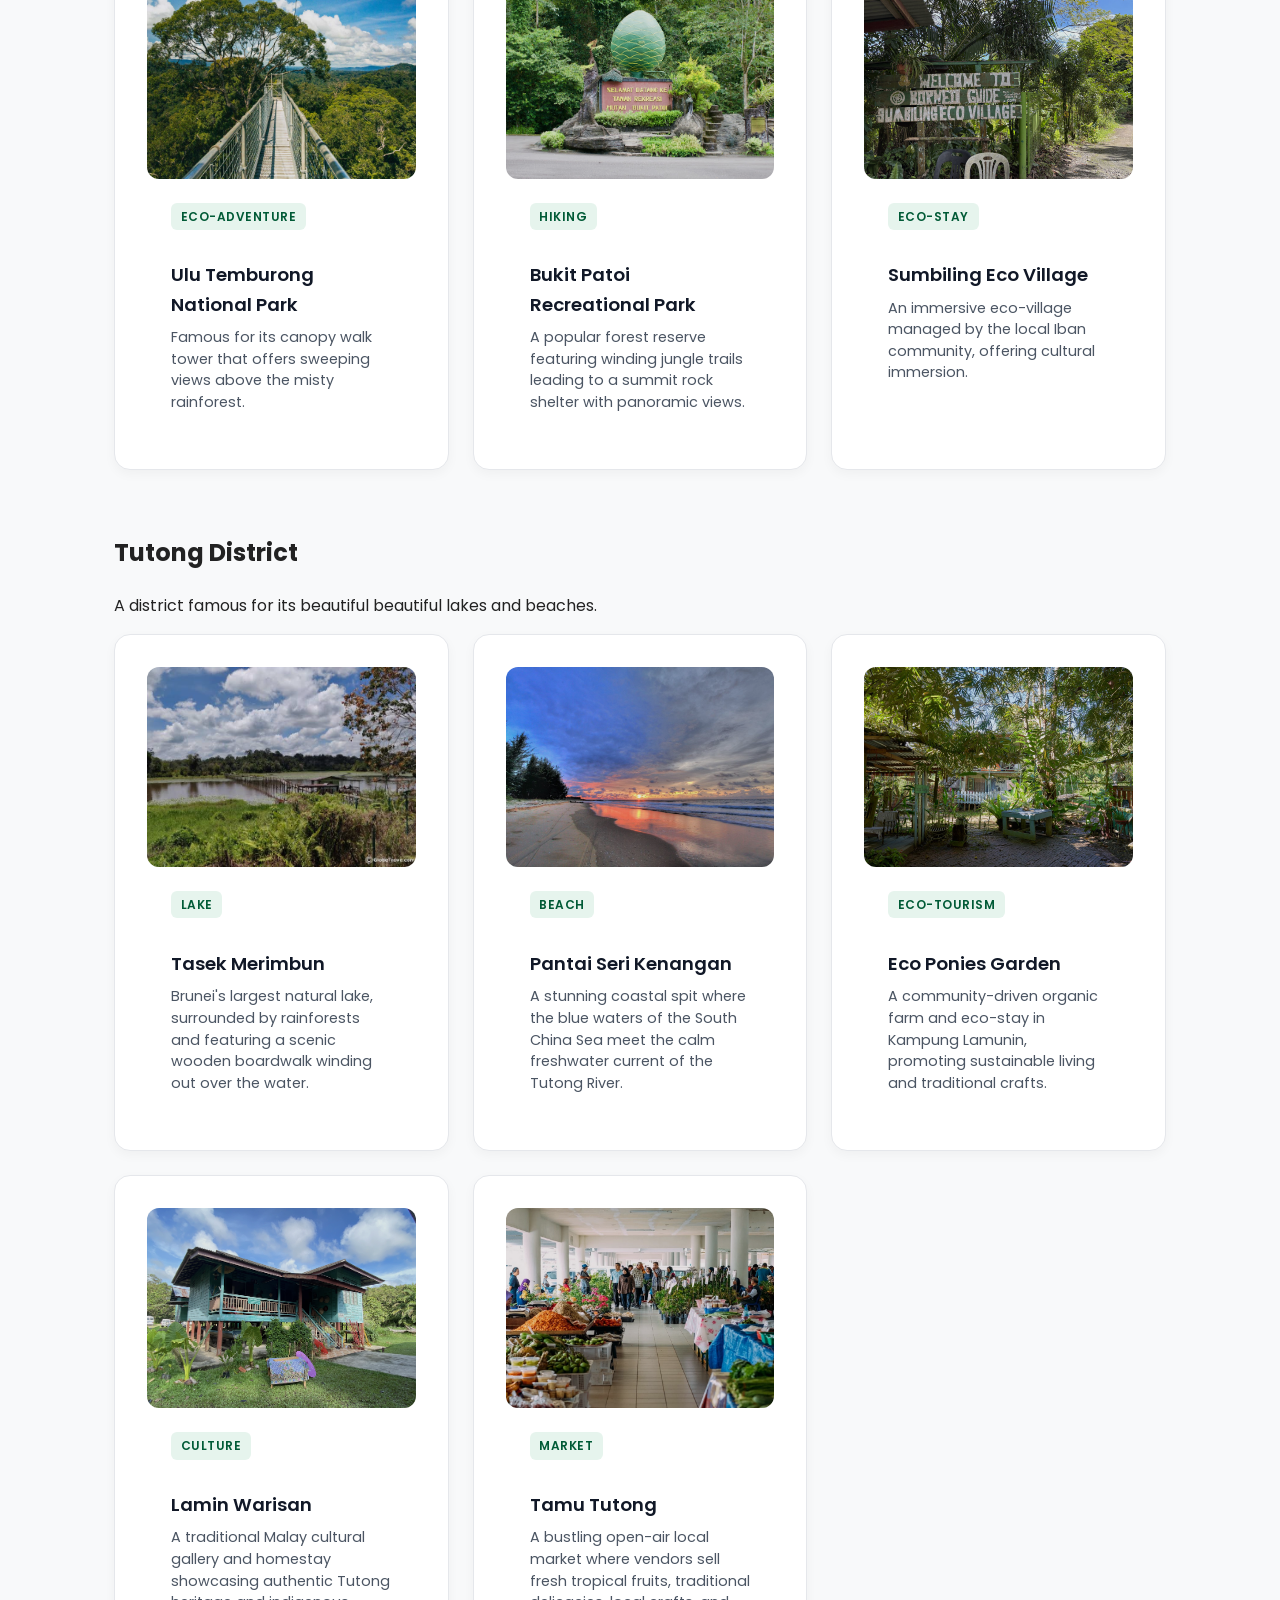
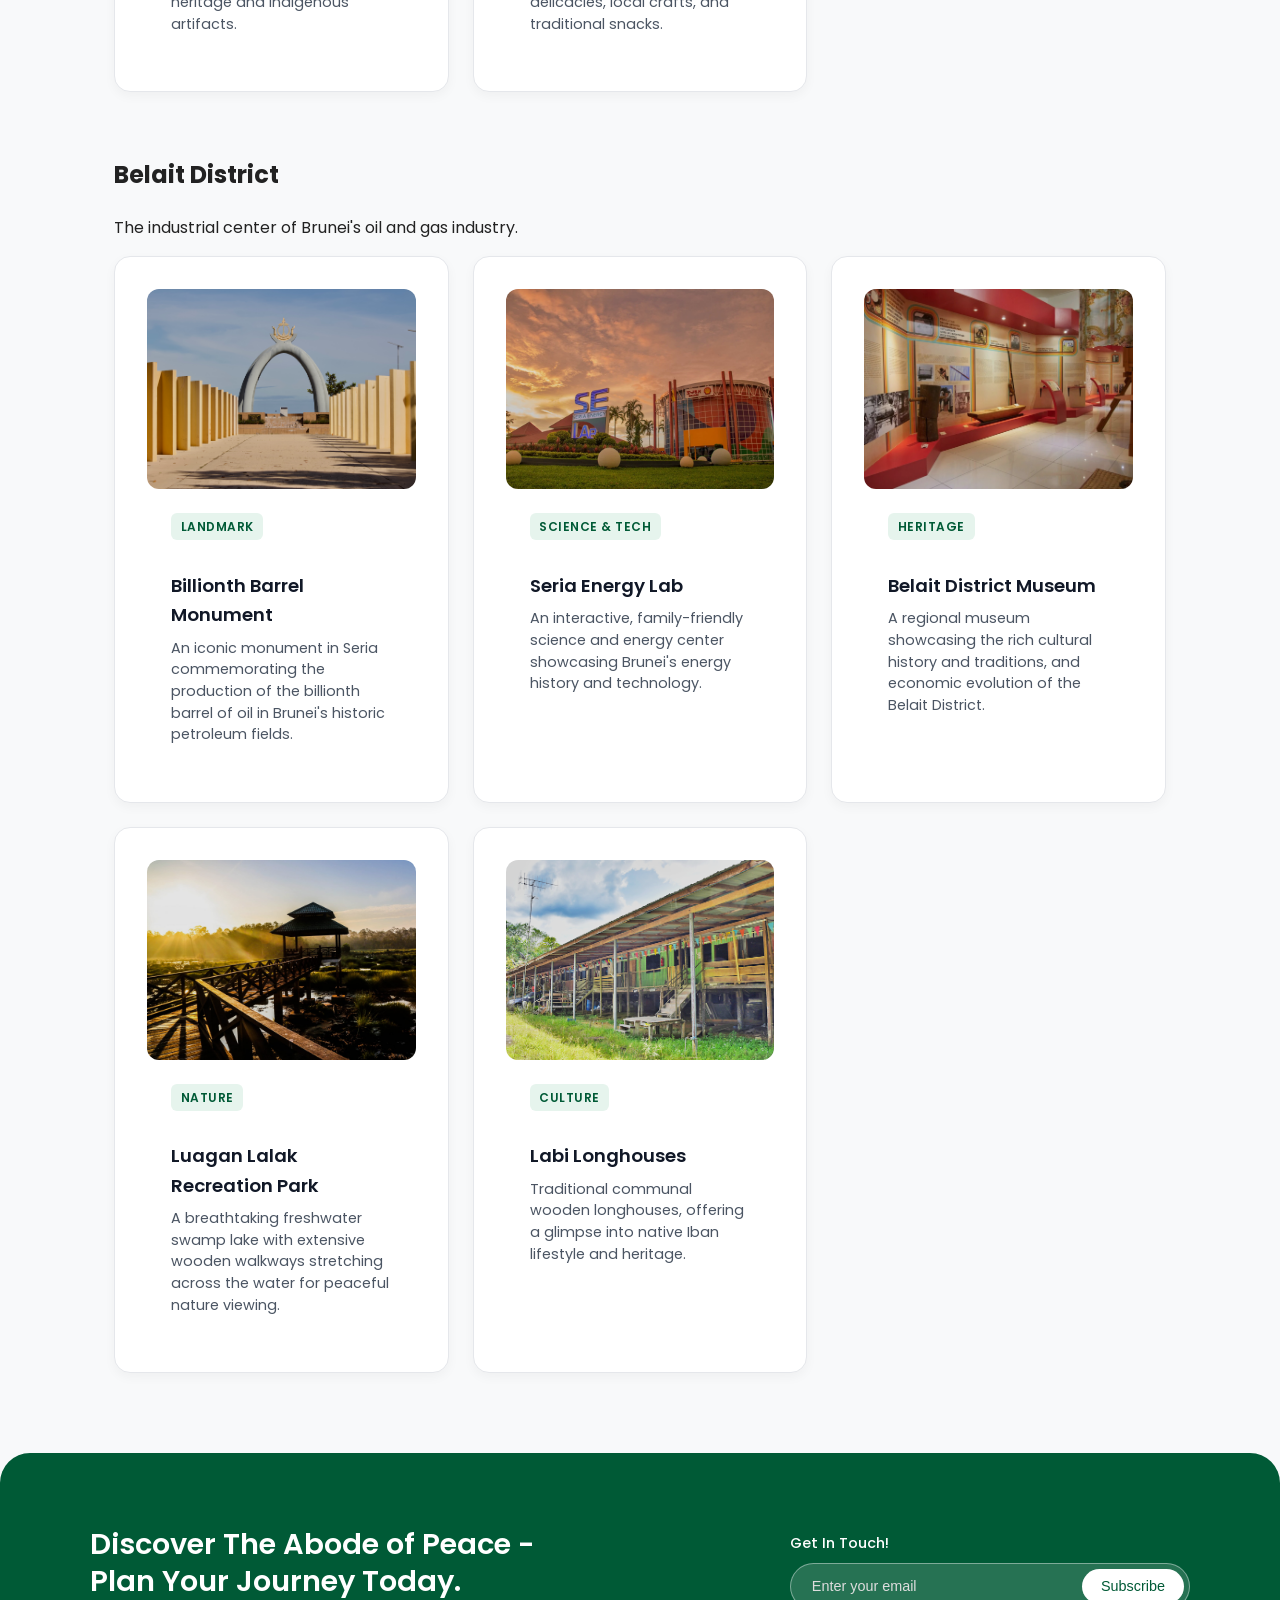
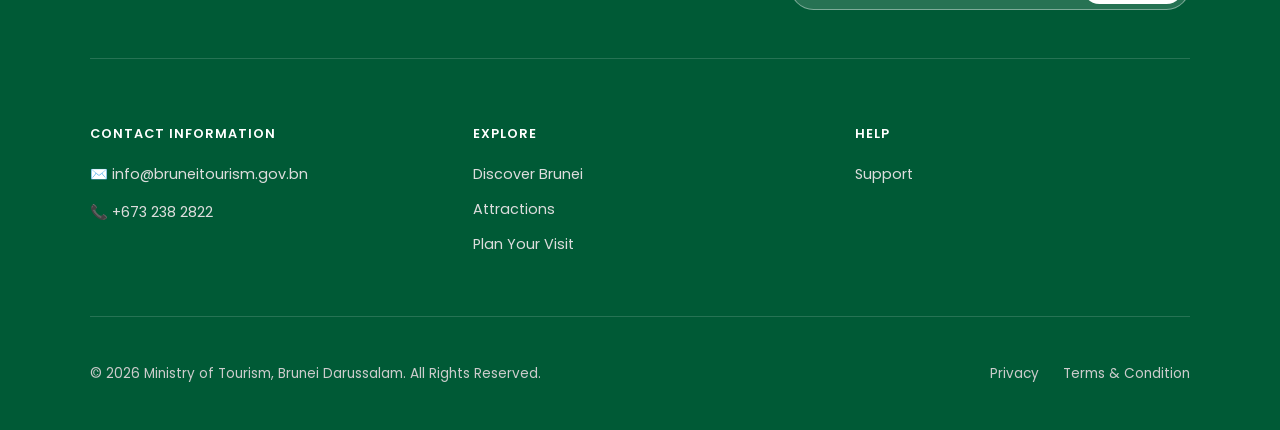
<file: districts.html>
<!DOCTYPE html>
<html lang="en">
<head>
    <meta charset="UTF-8">
    <meta name="viewport" content="width=device-width, initial-scale=1.0">
    <title>Explore By District</title>

    <!-- TO FIX BRIEF WHITE FLASH WHEN DARK MODE IS TURNED ON -->
    <script>
        const savedTheme = localStorage.getItem('theme');
        if (savedTheme === 'dark') {
            document.documentElement.setAttribute('data-theme', 'dark');
        }
    </script>

    <!-- CONNECTING POPPINS FONT -->
    <link rel="preconnect" href="https://fonts.googleapis.com">
    <link rel="preconnect" href="https://fonts.gstatic.com" crossorigin>
    <link href="https://fonts.googleapis.com/css2?family=Poppins:ital,wght@0,100;0,200;0,300;0,400;0,500;0,600;0,700;0,800;0,900;1,100;1,200;1,300;1,400;1,500;1,600;1,700;1,800;1,900&display=swap" rel="stylesheet">
    <!-- LINKING CSS -->
    <link rel="stylesheet" href="style.css">
</head>
<body>
    <!-- HEADER AND NAV BAR -->
    <header class="header">
        <nav class="nav-container" aria-label="Main Navigation">
            <div class="logo">Abode of Peace</div>
            <button class="menu-toggle" id="menuToggle" aria-label="Toggle navigation menu">☰</button>
            <ul class="nav-links" id="navLinks">
                <li><a href="index.html">Home</a></li>
                <li class="dropdown">
                    <div class="dropdown-link">
                        <a href="discover.html" class="active">Discover Brunei</a>
                        <button class="dropdown-toggle" aria-label="Toggle Discover Brunei submenu" aria-expanded="false">▼</button>
                    </div>
                    <ul class="dropdown-menu">
                        <li><a href="districts.html" class="active">Explore By District</a></li>
                    </ul>
                </li>
                <li><a href="attractions.html">Attractions</a></li>
                <li><a href="plan.html">Plan Your Visit</a></li>
                <li><a href="contact.html">Contact Us</a></li>
            </ul>
            <button class="theme-btn" id="themeToggleBtn" aria-label="Toggle Light Dark Theme">🌙</button>
        </nav>
    </header>
    
    <!-- MAIN CONTENT CONTAINER -->
    <main class="container">

        <!-- TOP HEADER -->
        <section class="page-header-box">
            <h1>Explore By District</h1>
            <p>Discover the unique culture, heritage, and nature across Brunei's four distinct regions.</p>
        </section>

       <!-- DISTRICT 1 BRUNEI-MUARA -->
        <section class="content-section" id="brunei-muara">
            <div class="district-section-header">
                <h2>Brunei-Muara District</h2>
                <p>The bustling heart of the nation, blending royal heritage with traditional water villages.</p>
            </div>

            <div class="grid">
                <!-- SOAS -->
                <div class="card">
                    <img src="images/soas-06.jpg" alt="Omar Ali Saifuddien Mosque" class="card-img">
                    <div class="card-body">
                        <span class="card-tag">Heritage</span>
                        <h3>Omar Ali Saifuddien Mosque</h3>
                        <p>An architectural masterpiece dominating the capital's skyline with its pure gold dome.</p>
                    </div>
                </div>

                <!-- JAME -->
                <div class="card">
                    <img src="images/jame.jpg" alt="Jame' Asr Hassanil Bolkiah Mosque" class="card-img">
                    <div class="card-body">
                        <span class="card-tag">Landmark</span>
                        <h3>Jame' Asr Hassanil Bolkiah</h3>
                        <p>Brunei's largest mosque, renowned for its majestic multi-tiered golden roofs.</p>
                    </div>
                </div>

                <!-- KAMPONG AYER -->
                <div class="card">
                    <img src="images/kampong-ayer-top-image.jpg" alt="Kampong Ayer" class="card-img">
                    <div class="card-body">
                        <span class="card-tag">Culture</span>
                        <h3>Kampong Ayer</h3>
                        <p>The historic world's largest water village perched above the Brunei River.</p>
                    </div>
                </div>

                <!-- ROYAL REGALIA -->
                <div class="card">
                    <img src="images/BN-Brunei-Royal-Regalia-exterior.jpg" alt="Royal Regalia Museum" class="card-img">
                    <div class="card-body">
                        <span class="card-tag">Museum</span>
                        <h3>Royal Regalia Museum</h3>
                        <p>Houses a vast collection of royal coronation artifacts and ceremonial chariots.</p>
                    </div>
                </div>

                <!-- PASAR MALAM -->
                <div class="card">
                    <img src="images/pasarmalam.jpg" alt="Gadong Night Market" class="card-img">
                    <div class="card-body">
                        <span class="card-tag">Food & Nightlife</span>
                        <h3>Gadong Night Market</h3>
                        <p>The ultimate destination to sample local Bruneian delicacies and street food.</p>
                    </div>
                </div>
            </div>
        </section>

        <!-- DISTRICT 2 TEMBURONG -->
            <section class="content-section" id="temburong">
                <div class="district-section-header">
                    <h2>Temburong District</h2>
                    <p>Known as the green jewel of Brunei, offering pristine rainforests and eco-adventures.</p>
                </div>

                <div class="grid">
                    <!-- ULU -->
                    <div class="card">
                        <img src="images/canopy-top.jpg" alt="Ulu Temburong National Park" class="card-img">
                        <div class="card-body">
                            <span class="card-tag">Eco-adventure</span>
                            <h3>Ulu Temburong National Park</h3>
                            <p>Famous for its canopy walk tower that offers sweeping views above the misty rainforest.</p>
                        </div>
                    </div>

                    <!-- BUKIT PATOI -->
                    <div class="card">
                        <img src="images/Labu_Taman_Rekreasi_Hutan_Bukit_Patoi-3.jpeg" alt="Bukit Patoi Recreational Park" class="card-img">
                        <div class="card-body">
                            <span class="card-tag">Hiking</span>
                            <h3>Bukit Patoi Recreational Park</h3>
                            <p>A popular forest reserve featuring winding jungle trails leading to a summit rock shelter with panoramic views.</p>
                        </div>
                    </div>

                    <!-- SUMBILING -->
                    <div class="card">
                        <img src="images/ecovillage.jpg" alt="Sumbiling Eco Village" class="card-img">
                        <div class="card-body">
                            <span class="card-tag">Eco-stay</span>
                            <h3>Sumbiling Eco Village</h3>
                            <p>An immersive eco-village managed by the local Iban community, offering cultural immersion.</p>
                        </div>
                    </div>
                </div>
            </section>
        

        <!-- DISTRICT 3 TUTONG -->
          <section class="content-section" id="tutong">
            <div class="district-section-header">
                <h2>Tutong District</h2>
                <p>A district famous for its beautiful beautiful lakes and beaches.</p>
            </div>

            <div class="grid">
                <!-- TASEK MERIMBUN -->
                <div class="card">
                    <img src="images/tasekmerimbun.jpg" alt="Tasek Merimbun" class="card-img">
                    <div class="card-body">
                        <span class="card-tag">Lake</span>
                        <h3>Tasek Merimbun</h3>
                        <p>Brunei's largest natural lake, surrounded by rainforests and 
                            featuring a scenic wooden boardwalk winding out over the water.</p>
                    </div>
                </div>

                <!-- PANTAI SERI KENANGAN -->
                <div class="card">
                    <img src="images/serikenangan.jpg" alt="Pantai Seri Kenangan" class="card-img">
                    <div class="card-body">
                        <span class="card-tag">Beach</span>
                        <h3>Pantai Seri Kenangan</h3>
                        <p>A stunning coastal spit where the blue waters of the South China Sea meet 
                            the calm freshwater current of the Tutong River.</p>
                    </div>
                </div>

                <!-- ECO PONIES -->
                <div class="card">
                    <img src="images/ecoponies.jpg" alt="Eco Ponies Garden" class="card-img">
                    <div class="card-body">
                        <span class="card-tag">Eco-tourism</span>
                        <h3>Eco Ponies Garden</h3>
                        <p>A community-driven organic farm and eco-stay in Kampung Lamunin, 
                            promoting sustainable living and traditional crafts.</p>
                    </div>
                </div>

                <!-- LAMIN WARISAN -->
                <div class="card">
                    <img src="images/Lamin-Warisan.png" alt="Lamin Warisan" class="card-img">
                    <div class="card-body">
                        <span class="card-tag">Culture</span>
                        <h3>Lamin Warisan</h3>
                        <p>A traditional Malay cultural gallery and homestay showcasing authentic Tutong heritage and indigenous artifacts.</p>
                    </div>
                </div>

                <!-- TAMU TUTONG -->
                <div class="card">
                    <img src="images/tamu.jpg" alt="Tamu Tutong" class="card-img">
                    <div class="card-body">
                        <span class="card-tag">Market</span>
                        <h3>Tamu Tutong</h3>
                        <p>A bustling open-air local market where vendors sell fresh tropical fruits, traditional delicacies, local crafts, and traditional snacks.</p>
                    </div>
                </div>
            </div>
        </section>
        
        <!-- DISTRICT 4 BELAIT -->
        <section class="content-section" id="belait">
            <div class="district-section-header">
                <h2>Belait District</h2>
                <p>The industrial center of Brunei's oil and gas industry.</p>
            </div>

            <div class="grid">
                <!-- BILLIONTH -->
                <div class="card">
                    <img src="images/billionth.jpg" alt="Billionth Barrel Monument" class="card-img">
                    <div class="card-body">
                        <span class="card-tag">Landmark</span>
                        <h3>Billionth Barrel Monument</h3>
                        <p>An iconic monument in Seria commemorating the production of the billionth barrel of oil in Brunei's historic petroleum fields.</p>
                    </div>
                </div>

                <!-- SERIA ENERGY HUB -->
                <div class="card">
                    <img src="images/Seria-Energy-Lab.jpg" alt="Seria Energy Lab" class="card-img">
                    <div class="card-body">
                        <span class="card-tag">Science & Tech</span>
                        <h3>Seria Energy Lab</h3>
                        <p>An interactive, family-friendly science and energy center showcasing Brunei's energy history and technology.</p>
                    </div>
                </div>

                <!-- MUSEUM -->
                <div class="card">
                    <img src="images/museum.jpg" alt="Belait District Museum" class="card-img">
                    <div class="card-body">
                        <span class="card-tag">Heritage</span>
                        <h3>Belait District Museum</h3>
                        <p>A regional museum showcasing the rich cultural history and traditions, and economic evolution of the Belait District.</p>
                    </div>
                </div>

                <!-- LUAGAN -->
                <div class="card">
                    <img src="images/luagantest.jpg" alt="Luagan Lalak Recreation Park" class="card-img">
                    <div class="card-body">
                        <span class="card-tag">Nature</span>
                        <h3>Luagan Lalak Recreation Park</h3>
                        <p>A breathtaking freshwater swamp lake with extensive wooden walkways stretching across the water for peaceful nature viewing.</p>
                    </div>
                </div>

                <!-- LONGHOUSE -->
                <div class="card">
                    <img src="images/longhouse.jpg" alt="Labi Longhouses" class="card-img">
                    <div class="card-body">
                        <span class="card-tag">Culture</span>
                        <h3>Labi Longhouses</h3>
                        <p>Traditional communal wooden longhouses, offering a glimpse into native Iban lifestyle and heritage.</p>
                    </div>
                </div>
            </div>
        </section>

    </main>

    <!-- FOOTER -->
    <footer class="site-footer">
        <div class="footer-container">

            <!-- TOP TITLE AND SUBSCRIBE FORM -->
            <div class="footer-top">
                <div class="footer-brand-message">
                    <h3>Discover The Abode of Peace -<br>Plan Your Journey Today.</h3>
                </div>
                <div class="footer-newsletter">
                    <p>Get In Touch!</p>
                    <form class="newsletter-form" onsubmit="event.preventDefault();"> <!-- PREVENTS FROM RELOADING THE PAGE -->
                        <input type="email" placeholder="Enter your email" required>
                        <button type="submit">Subscribe</button>
                    </form>
                </div>
            </div>

            <!-- CONTACT INFO, EXPLORE, AND HELP SECTION -->
            <div class="footer-grid">
                <div class="footer-col">
                    <h4>CONTACT INFORMATION</h4>
                    <p>✉️ info@bruneitourism.gov.bn</p>
                    <p>📞 +673 238 2822</p>
                </div>
                <div class="footer-col">
                    <h4>EXPLORE</h4>
                    <a href="discover.html">Discover Brunei</a>
                    <a href="attractions.html">Attractions</a>
                    <a href="plan.html">Plan Your Visit</a>
                </div>
                <div class="footer-col">
                    <h4>HELP</h4>
                    <a href="contact.html">Support</a>
                </div>
            </div>

            <!-- COPYRIGHT BOTTOM SECTION -->
            <div class="footer-bottom">
                <p>&copy; 2026 Ministry of Tourism, Brunei Darussalam. All Rights Reserved.</p>
                <div class="footer-legal">
                    <a href="#">Privacy</a>
                    <a href="#">Terms & Condition</a>
                </div>
            </div>
        </div>
    </footer>

    <!-- JavaScript Link -->
    <script src="script.js"></script>
</body>
</html>
</file>
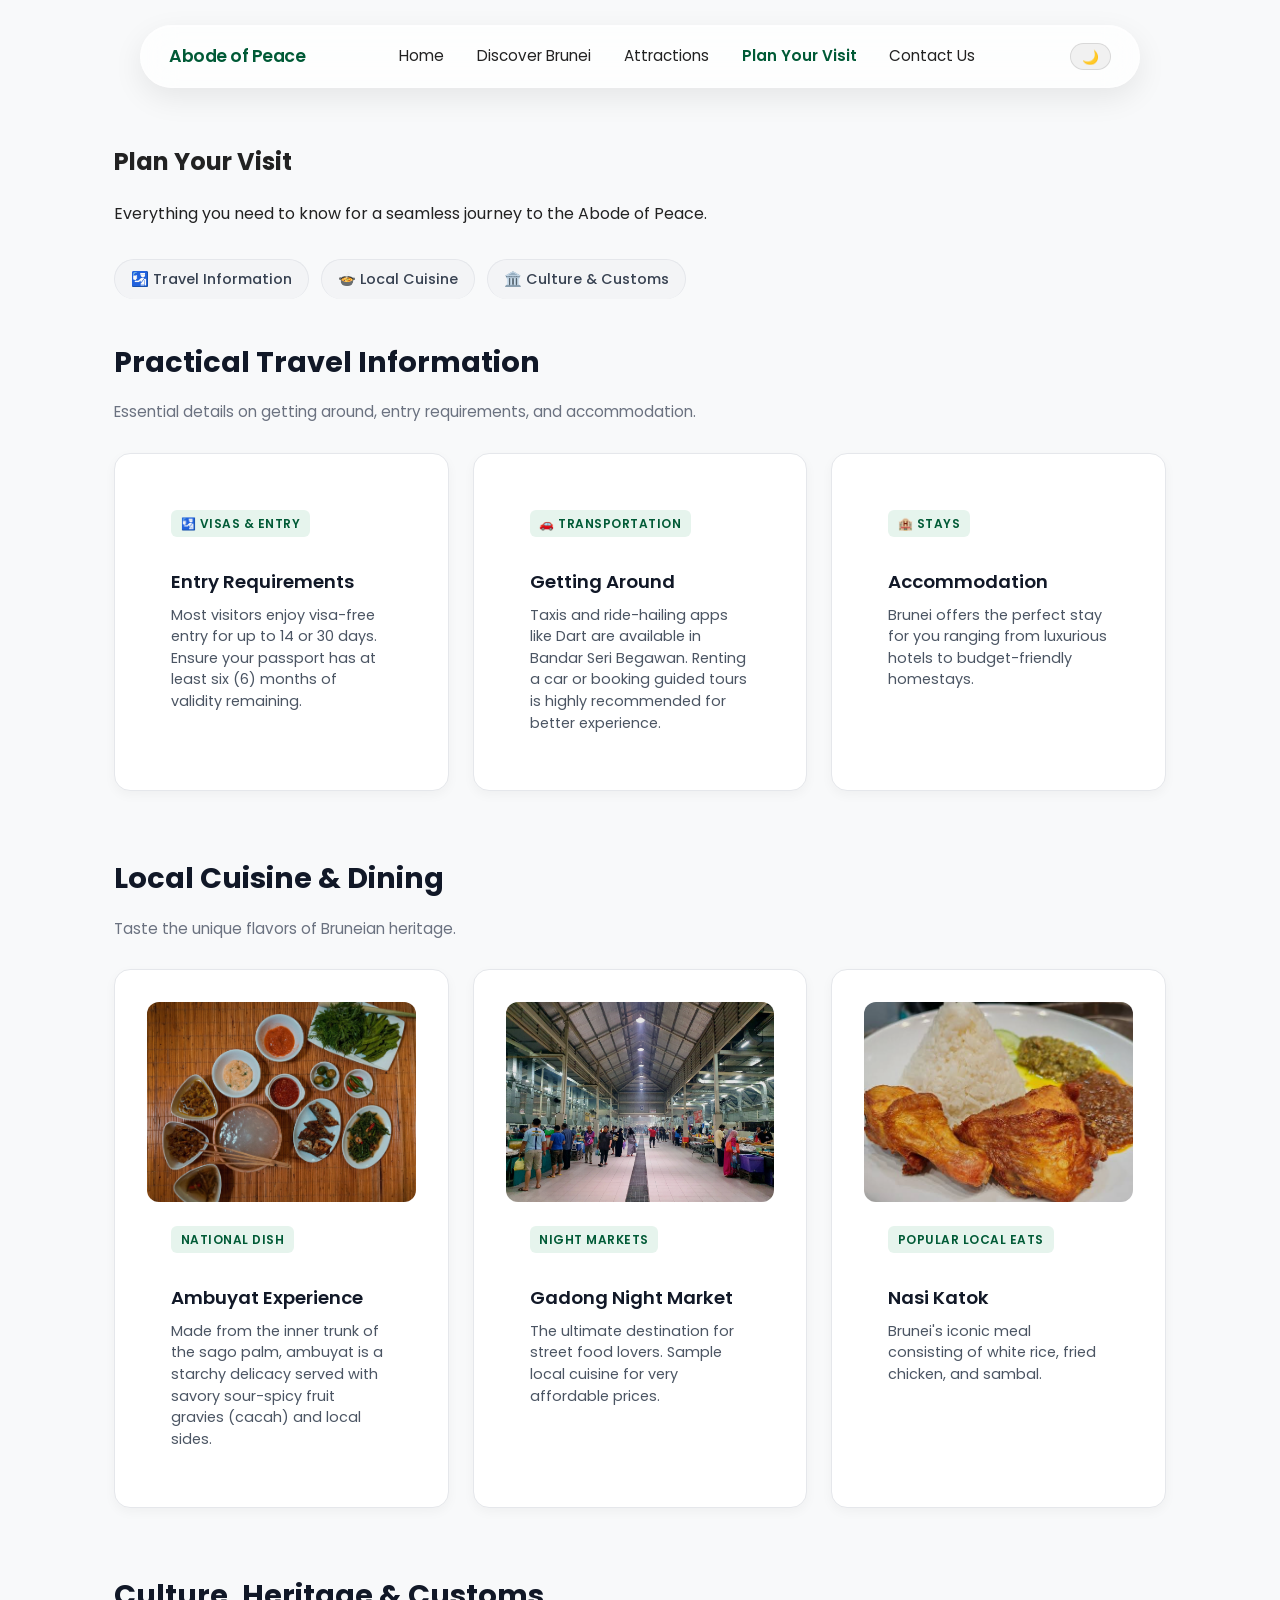
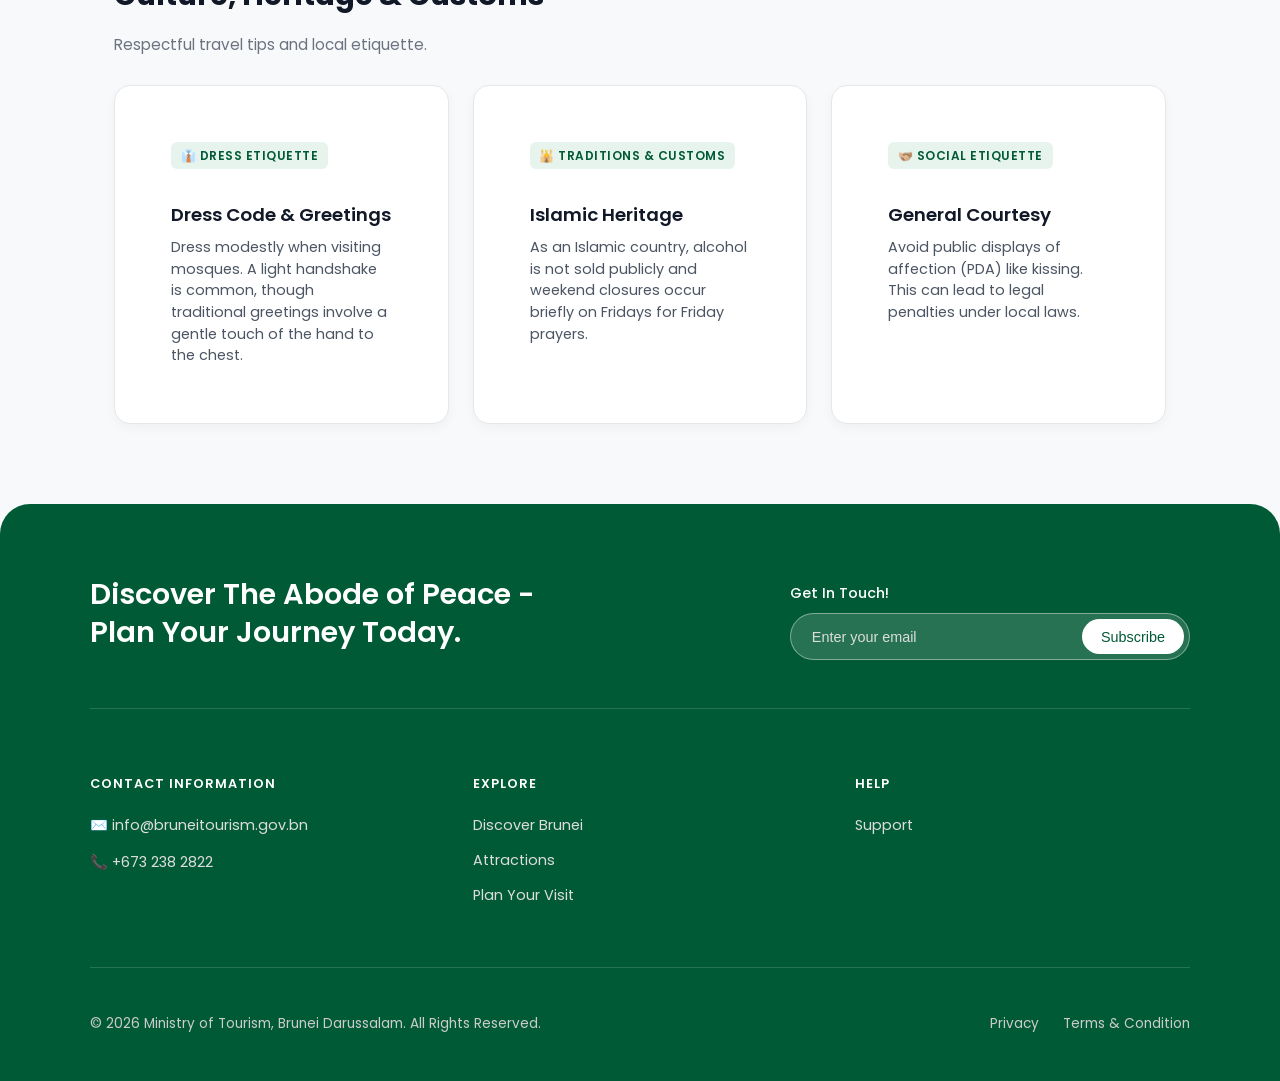
<file: plan.html>
<!DOCTYPE html>
<html lang="en">
<head>
    <meta charset="UTF-8">
    <meta name="viewport" content="width=device-width, initial-scale=1.0">
    <title>Plan Your Visit</title>

    <!-- TO FIX BRIEF WHITE FLASH WHEN DARK MODE IS TURNED ON -->
    <script>
        const savedTheme = localStorage.getItem('theme');
        if (savedTheme === 'dark') {
            document.documentElement.setAttribute('data-theme', 'dark');
        }
    </script>

    <!-- CONNECTING POPPINS FONT -->
    <link rel="preconnect" href="https://fonts.googleapis.com">
    <link rel="preconnect" href="https://fonts.gstatic.com" crossorigin>
    <link href="https://fonts.googleapis.com/css2?family=Poppins:ital,wght@0,100;0,200;0,300;0,400;0,500;0,600;0,700;0,800;0,900;1,100;1,200;1,300;1,400;1,500;1,600;1,700;1,800;1,900&display=swap" rel="stylesheet">
    <!-- LINKING CSS -->
    <link rel="stylesheet" href="style.css">
</head>
<body>
    <!-- HEADER AND NAV BAR -->
    <header class="header">
        <nav class="nav-container" aria-label="Main Navigation">
            <div class="logo">Abode of Peace</div>
            <button class="menu-toggle" id="menuToggle" aria-label="Toggle navigation menu">☰</button>
            <ul class="nav-links" id="navLinks">
                <li><a href="index.html">Home</a></li>
                <li class="dropdown">
                    <div class="dropdown-link">
                        <a href="discover.html">Discover Brunei</a>
                        <button class="dropdown-toggle" aria-label="Toggle Discover Brunei submenu" aria-expanded="false">▼</button>
                    </div>
                    <ul class="dropdown-menu">
                        <li><a href="districts.html">Explore By District</a></li>
                    </ul>
                </li>
                <li><a href="attractions.html">Attractions</a></li>
                <li><a href="plan.html" class="active">Plan Your Visit</a></li>
                <li><a href="contact.html">Contact Us</a></li>
            </ul>
            <button class="theme-btn" id="themeToggleBtn" aria-label="Toggle Light Dark Theme">🌙</button>
        </nav>
    </header>
    
    <!-- MAIN CONTENT CONTAINER -->
    <main class="container">

        <!-- HEADER -->
        <section class="page-header-box">
            <h1>Plan Your Visit</h1>
            <p>Everything you need to know for a seamless journey to the Abode of Peace.</p>
        </section>

        <!-- BUTTONS -->
        <div class="plan-links">
            <a href="#practical-info" class="jump-btn">🛂 Travel Information</a>
            <a href="#cuisine" class="jump-btn">🍲 Local Cuisine</a>
            <a href="#culture" class="jump-btn">🏛️ Culture & Customs</a>
        </div>

        <!-- PRACTICAL INFO SECTION -->
        <section class="content-section" id="practical-info">
            <div class="section-header-left">
                <h2>Practical Travel Information</h2>
                <p>Essential details on getting around, entry requirements, and accommodation.</p>
            </div>

            <div class="grid">
                <div class="card">
                    <div class="card-body">
                        <span class="card-tag">🛂 Visas & Entry</span>
                        <h3>Entry Requirements</h3>
                        <p>Most visitors enjoy visa-free entry for up to 14 or 30 days. Ensure your passport has at least six (6) months of validity remaining.</p>
                    </div>
                </div>

                <div class="card">
                    <div class="card-body">
                        <span class="card-tag">🚗 Transportation</span>
                        <h3>Getting Around</h3>
                        <p>Taxis and ride-hailing apps like Dart are available in Bandar Seri Begawan. Renting a car or booking guided tours is highly recommended for better experience.</p>
                    </div>
                </div>

                <div class="card">
                    <div class="card-body">
                        <span class="card-tag">🏨 Stays</span>
                        <h3>Accommodation</h3>
                        <p>Brunei offers the perfect stay for you ranging from luxurious hotels to budget-friendly homestays.</p>
                    </div>
                </div>
            </div>
        </section>

        <!-- CUISINE SECTION -->
        <section class="content-section" id="cuisine">
            <div class="section-header-left">
                <h2>Local Cuisine & Dining</h2>
                <p>Taste the unique flavors of Bruneian heritage.</p>
            </div>

            <div class="grid">
                <div class="card">
                    <img src="images/ambuyat-with-cacah-set.webp" alt="Ambuyat" class="card-img">
                    <div class="card-body">
                        <span class="card-tag">National Dish</span>
                        <h3>Ambuyat Experience</h3>
                        <p>Made from the inner trunk of the sago palm, ambuyat is a starchy delicacy served with savory sour-spicy fruit gravies (cacah) and local sides.</p>
                    </div>
                </div>

                <div class="card">
                    <img src="images/pasarmalam.jpg" alt="Night Market Food" class="card-img">
                    <div class="card-body">
                        <span class="card-tag">Night Markets</span>
                        <h3>Gadong Night Market</h3>
                        <p>The ultimate destination for street food lovers. Sample local cuisine for very affordable prices.</p>
                    </div>
                </div>

                <div class="card">
                    <img src="images/nasikatok.jpg" alt="Nasi Katok" class="card-img">
                    <div class="card-body">
                        <span class="card-tag">Popular Local Eats</span>
                        <h3>Nasi Katok</h3>
                        <p>Brunei's iconic meal consisting of white rice, fried chicken, and sambal.</p>
                    </div>
                </div>
            </div>
        </section>

        <!-- CULTURE SECTION -->
        <section class="content-section" id="culture">
            <div class="section-header-left">
                <h2>Culture, Heritage & Customs</h2>
                <p>Respectful travel tips and local etiquette.</p>
            </div>

            <div class="grid">
                <div class="card">
                    <div class="card-body">
                        <span class="card-tag">👔 Dress Etiquette</span>
                        <h3>Dress Code & Greetings</h3>
                        <p>Dress modestly when visiting mosques. A light handshake is common, though traditional greetings involve a gentle touch of the hand to the chest.</p>
                    </div>
                </div>

                <div class="card">
                    <div class="card-body">
                        <span class="card-tag">🕌 Traditions & Customs</span>
                        <h3>Islamic Heritage</h3>
                        <p>As an Islamic country, alcohol is not sold publicly and weekend closures occur briefly on Fridays for Friday prayers.</p>
                    </div>
                </div>

                <div class="card">
                    <div class="card-body">
                        <span class="card-tag">🫱🏼‍🫲🏽 Social Etiquette</span>
                        <h3>General Courtesy</h3>
                        <p>Avoid public displays of affection (PDA) like kissing. This can lead to legal penalties under local laws.</p>
                    </div>
                </div>
            </div>
        </section>

    </main>

    <!-- FOOTER -->
    <footer class="site-footer">
        <div class="footer-container">

            <!-- TOP TITLE AND SUBSCRIBE FORM -->
            <div class="footer-top">
                <div class="footer-brand-message">
                    <h3>Discover The Abode of Peace -<br>Plan Your Journey Today.</h3>
                </div>
                <div class="footer-newsletter">
                    <p>Get In Touch!</p>
                    <form class="newsletter-form" onsubmit="event.preventDefault();"> <!-- PREVENTS FROM RELOADING THE PAGE -->
                        <input type="email" placeholder="Enter your email" required>
                        <button type="submit">Subscribe</button>
                    </form>
                </div>
            </div>

            <!-- CONTACT INFO, EXPLORE, AND HELP SECTION -->
            <div class="footer-grid">
                <div class="footer-col">
                    <h4>CONTACT INFORMATION</h4>
                    <p>✉️ info@bruneitourism.gov.bn</p>
                    <p>📞 +673 238 2822</p>
                </div>
                <div class="footer-col">
                    <h4>EXPLORE</h4>
                    <a href="discover.html">Discover Brunei</a>
                    <a href="attractions.html">Attractions</a>
                    <a href="plan.html">Plan Your Visit</a>
                </div>
                <div class="footer-col">
                    <h4>HELP</h4>
                    <a href="contact.html">Support</a>
                </div>
            </div>

            <!-- COPYRIGHT BOTTOM SECTION -->
            <div class="footer-bottom">
                <p>&copy; 2026 Ministry of Tourism, Brunei Darussalam. All Rights Reserved.</p>
                <div class="footer-legal">
                    <a href="#">Privacy</a>
                    <a href="#">Terms & Condition</a>
                </div>
            </div>
        </div>
    </footer>
    <!-- LINKING JAVASCRIPT -->
    <script src="script.js"></script>
</body>
</html>
</file>
<file: style.css>
body {
  font-family: 'Poppins', sans-serif;
  background-color: #f8f9fa;
  color: #222222;
  line-height: 1.6;
  margin: 0; 
  padding: 0;
  transition: all 0.3s ease;
}

html { /* TO MAKE THE HOVER SMOOTH */
  scroll-behavior: smooth; 
}


[data-theme="dark"] body { /* DARK MODE */
  background-color: #121212;
  color: #f1f1f1;
}

a {
  color: #005a36;
  text-decoration: none;
}

a:hover, a:focus {
  text-decoration: underline;
}

.header { /* NAV BAR */
  position: sticky;
  top: 25px;
  z-index: 1000;
  width: 100%;
  display: flex;
  justify-content: center;
  padding: 0 1rem;
  margin-bottom: 5rem;
  box-sizing: border-box;
}

/* CODES ADAPTED FROM Mozilla.org, 2025 */
.nav-container {
  position: relative;
  display: flex;
  justify-content: space-between;
  align-items: center;
  width: 100%;
  max-width: 1000px;
  background: rgba(255, 255, 255, 0.75);
  backdrop-filter: blur(16px);
  border: 1px solid rgba(255, 255, 255, 0.4);
  border-radius: 50px;
  padding: 0.75rem 1.75rem;
  box-shadow: 0 10px 30px rgba(0, 0, 0, 0.08), inset 0 1px 0 rgba(255, 255, 255, 0.6);
  color: #222222;
  transition: all 0.3s ease;
  box-sizing: border-box;
}

[data-theme="dark"] .nav-container { /* DARK MODE NAV  */
  background: rgba(20, 20, 20, 0.75);
  border: 1px solid rgba(255, 255, 255, 0.12);
  box-shadow: 0 10px 30px rgba(0, 0, 0, 0.4), inset 0 1px 0 rgba(255, 255, 255, 0.1);
  color: #f1f1f1;
}

.logo { /* LOGO */
  font-size: 1.1rem;
  font-weight: 600;
  color: #005a36;
  letter-spacing: -0.5px;
}

[data-theme="dark"] .logo { 
  color: #34d399; 
}

.nav-links { /* NAV LINKS (HOME, DISCOVER BRUNEI, ETC. */
  display: flex;
  list-style: none;
  gap: 0.25rem;
  align-items: center;
  margin: 0;
  padding: 0;
}

.nav-links li {
  position: relative;
}

.nav-links a {
  color: #222222;
  font-weight: 400;
  font-size: 0.95rem;
  text-decoration: none;
  display: flex;
  align-items: center;
  gap: 1.5rem;
  padding: 0.4rem 0.9rem;
  border-radius: 20px;
  position: relative;
  z-index: 2;
  transition: color 0.25s ease;
}

[data-theme="dark"] .nav-links a {
  color: #f1f1f1;
}

.nav-links a::before { /* HOVER BACKGROUND ANIMATION */
  content: '';
  position: absolute;
  top: 0;
  left: 0;
  width: 100%;
  height: 100%;
  background: rgba(0, 90, 54, 0.1);
  border-radius: 20px;
  transform: scale(0.8);
  opacity: 0;
  transition: all 0.25s cubic-bezier(0.4, 0, 0.2, 1);
  z-index: -1;
}

[data-theme="dark"] .nav-links a::before {
  background: rgba(255, 255, 255, 0.15);
}

.nav-links a:hover::before,
.nav-links a:active::before {
  transform: scale(1);
  opacity: 1;
}

.nav-links a:hover,
.nav-links a:active {
  color: #005a36;
  opacity: 1;
  text-decoration: none;
  border-bottom: none;
}

.nav-links a.active {
  color: #005a36;
  font-weight: 600;
  
}

[data-theme="dark"] .nav-links a.active {
  color: #34d399;
}

[data-theme="dark"] .nav-links a:hover,
[data-theme="dark"] .nav-links a:active {
  color: #34d399;
}

.theme-btn { /* THEME BUTTON */
  background: rgba(0, 0, 0, 0.05);
  border: 1px solid rgba(0, 0, 0, 0.1);
  color: #222222;
  padding: 0.3rem 0.7rem;
  border-radius: 20px;
  cursor: pointer;
  font-size: 0.85rem;
  transition: all 0.3s ease;
}

.theme-btn:hover {
  background: rgba(0, 0, 0, 0.1);
}

[data-theme="dark"] .theme-btn {
  background: rgba(255, 255, 255, 0.1);
  border: 1px solid rgba(255, 255, 255, 0.2);
  color: #ffffff;
}

[data-theme="dark"] .theme-btn:hover {
  background: rgba(255, 255, 255, 0.3);
}

.nav-links li.dropdown { /* DROPDOWN MENU FOR DISTRICTS.HTML */
  position: relative;
}

.dropdown-link {
  display: flex;
  align-items: center;
  gap: 5px;
}

.dropdown-toggle {
  display: none;
  background: transparent;
  border: none;
  cursor: pointer;
  color: inherit;
  font-size: 14px;
  padding: 8px;
  transition: transform 0.3s ease;
}

.dropdown.active .dropdown-toggle {
  transform: rotate(180deg);
}

.dropdown-menu { /* DROPDOWN FOR EXPLORE BY DISTRICT */
  display: none;
  position: absolute;
  top: calc(100% + 10px);
  left: 50%;
  transform: translateX(-50%);
  background-color: #ffffff;
  box-shadow: 0 10px 15px -3px rgba(0, 0, 0, 0.1);
  border-radius: 18px;
  list-style: none;
  padding: 0.65rem;
  min-width: 180px;
  border: 1px solid #e5e7eb;
}

.dropdown-menu li a {
  display: block;
  padding: 0.5rem 1rem;
  color: #374151;
  font-size: 0.9rem;
  border-radius: 10px;
  white-space: nowrap;
  transition: all 0.2s ease;
}

.dropdown-menu::before {
  content: "";
  position: absolute;
  top: -15px;
  left: 0;
  width: 100%;
  height: 15px;
}

.dropdown-menu li a:hover {
  background-color: #f3f4f6;
  color: #005a36;
}

@media (min-width: 1001px) { /* FOR DESKTOP ADJUSTMENT */
    .nav-links li.dropdown:hover .dropdown-menu {
        display: block;
    }
}

[data-theme="dark"] .dropdown-menu {
  background-color: #1f2937;
  border-color: #374151;
}

[data-theme="dark"] .dropdown-menu li a {
  color: #d1d5db;
}

[data-theme="dark"] .dropdown-menu li a:hover {
  background-color: #374151;
  color: #34d399;
}

.menu-toggle { /* MOBILE NAV BAR MENU */
  display: none;
  background: none;
  border: none;
  color: #222222;
  font-size: 1.5rem;
  cursor: pointer;
}

[data-theme="dark"] .menu-toggle {
  color: #ffffff;
}

.container { /* MAIN CSS STARTS HERE */
  max-width: 1100px;
  margin: 1.5rem auto;
  padding: 0 1.5rem;
  box-sizing: border-box;
}

.welcome {
  position: relative; 
  width: 100%;
  border-radius: 20px;
  overflow: hidden;  
  margin-bottom: 2.5rem;
  box-shadow: 0 10px 30px rgba(0, 0, 0, 0.15);
}

.banner-img {
  width: 100%;
  height: 560px;
  object-fit: cover;  
  display: block;
  filter: brightness(0.75); 
}

.banner {
  position: absolute;
  top: 50%;
  left: 50%;
  transform: translate(-50%, -50%); 
  text-align: center;
  color: #ffffff;
  width: 85%;
  max-width: 800px;
}

.banner h1 {
  font-size: 2.8rem;
  font-weight: 700;
  margin-bottom: 0.5rem;
  letter-spacing: -0.5px;
  text-shadow: 0 2px 10px rgba(0, 0, 0, 0.4); 
}

.banner p {
  font-size: 1.2rem;
  font-weight: 300;
  text-shadow: 0 1px 5px rgba(0, 0, 0, 0.4);
}

.why-visit {
  margin: 4rem auto;
}

.why-visit h2 {
  font-size: 2rem;
  font-weight: 600;
  text-align: center;
  margin-bottom: 2rem;
  letter-spacing: -0.5px;
}

.grid,
.resources-grid, 
.content-grid {
  display: grid;
  grid-template-columns: repeat(auto-fit, minmax(260px, 1fr));
  gap: 1.5rem;
}

.card {
  background-color: #ffffff;
  border: 1px solid #eaeaea;
  border-radius: 16px;
  padding: 2rem;
  box-shadow: 0 4px 20px rgba(0, 0, 0, 0.03);
  transition: transform 0.3s ease, box-shadow 0.3s ease, background-color 0.3s ease, border-color 0.3s ease;
}

.card:hover {
  transform: translateY(-6px);
  box-shadow: 0 12px 30px rgba(0, 0, 0, 0.08);
}

[data-theme="dark"] .card {
  background-color: #1a1a1a;
  border: 1px solid #333333;
  box-shadow: 0 4px 20px rgba(0, 0, 0, 0.2);
}

[data-theme="dark"] .card:hover {
  box-shadow: 0 12px 30px rgba(0, 0, 0, 0.4);
}

.card-icon {
  font-size: 2.2rem;
  margin-bottom: 1rem;
}

.card h3 {
  font-size: 1.2rem;
  font-weight: 600;
  margin-bottom: 0.75rem;
}

.card p {
  font-size: 0.95rem;
  color: #666666;
  line-height: 1.5;
}

[data-theme="dark"] .card p {
  color: #aaaaaa;
}

.resource-card,
.resource-card * {
  box-sizing: border-box;
}

.resource-card {
  position: relative;
  height: 380px;
  border-radius: 20px;
  overflow: hidden;
  display: block;
  text-decoration: none;
  box-shadow: 0 8px 20px rgba(0, 0, 0, 0.1);
  transition: transform 0.3s ease, box-shadow 0.3s ease;
}

.resource-card:hover {
  transform: translateY(-6px);
  box-shadow: 0 14px 30px rgba(0, 0, 0, 0.2);
}

.resource-bg {
  position: absolute;
  top: 0;
  left: 0;
  width: 100%;
  height: 100%;
  object-fit: cover;
  transition: transform 0.5s ease;
  z-index: 1;
}

.resource-card:hover .resource-bg {
  transform: scale(1.05);
}

.resource-overlay {
  position: absolute;
  top: 0;
  left: 0;
  width: 100%;
  height: 100%;
  background: linear-gradient(to top, rgba(0, 0, 0, 0.95) 0%, rgba(0, 0, 0, 0.4) 50%, rgba(0, 0, 0, 0.2) 100%);
  z-index: 2;
}

.resource-content {
  position: absolute;
  top: 0;
  left: 0;
  width: 100%;
  height: 100%;
  padding: 1.25rem;
  z-index: 3;
  color: #ffffff;
  display: flex;
  flex-direction: column;
  justify-content: space-between;
}

.resource-badge {
  display: inline-block;
  align-self: flex-start;
  background: rgba(255, 255, 255, 0.2);
  backdrop-filter: blur(10px);
  padding: 0.25rem 0.75rem;
  border-radius: 20px;
  font-size: 0.7rem;
  font-weight: 500;
  color: #ffffff;
  border: 1px solid rgba(255, 255, 255, 0.3);
}

.resource-bottom-text {
  display: flex;
  flex-direction: column;
  justify-content: flex-end;
}

.resource-card h3 {
  font-size: 1.15rem; 
  font-weight: 600;
  line-height: 1.25;
  color: #ffffff;
  margin: 0 0 0.25rem 0;
}

.resource-location {
  font-size: 0.8rem;
  color: #dddddd;
  font-weight: 300;
  margin: 0;
  line-height: 1.5;
}

.top-banner { /* DISCOVER PAGE CSS STARTS HERE */
  position: relative;
  width: 100%;
  height: 520px;
  border-radius: 20px;
  overflow: hidden;
  margin-bottom: 2.5rem;
  box-shadow: 0 10px 30px rgba(0, 0, 0, 0.15);
}

.top-banner-img {
  width: 100%;
  height: 560px;
  object-fit: cover;
  border-radius: 24px;
  filter: brightness(0.65);
  display: block;
}

.top-banner-text {
  position: absolute;
  top: 40%;
  left: 5%;
  transform: translateY(-50%);
  color: #ffffff;
  max-width: 600px;
  z-index: 2;
}

.top-banner-text h1 {
  font-size: 3rem;
  font-weight: 700;
  line-height: 1.15;
  margin-bottom: 0.75rem;
}

.top-banner-text p {
  font-size: 1.1rem;
  font-weight: 300;
  margin-bottom: 1.5rem;
  color: #f0f5f2;
}

.btn-explore {
  display: inline-block;
  background-color: #005a36;
  color: #ffffff;
  padding: 0.75rem 1.5rem;
  border-radius: 30px;
  font-weight: 500;
  text-decoration: none;
  transition: all 0.3s ease;
}

.btn-explore:hover {
  background-color: #004227;
  transform: translateY(-2px);
  text-decoration: none;
}

.district-grid {
  display: grid;
  grid-template-columns: repeat(auto-fit, minmax(240px, 1fr));
  gap: 1.5rem;
  margin-top: 1.5rem;
}

.district-card {
  position: relative;
  height: 340px;
  border-radius: 20px;
  overflow: hidden;
  text-decoration: none;
  display: flex;
  flex-direction: column;
  justify-content: flex-end;
  padding: 1.5rem;
  box-shadow: 0 8px 24px rgba(0, 0, 0, 0.08);
  transition: transform 0.3s ease, box-shadow 0.3s ease;
}

.district-img {
  position: absolute;
  top: 0;
  left: 0;
  width: 100%;
  height: 100%;
  object-fit: cover;
  z-index: 1;
  transition: transform 0.5s ease;
}

.district-overlay {
  position: absolute;
  top: 0;
  left: 0;
  width: 100%;
  height: 100%;
  background: linear-gradient(to top, rgba(0, 0, 0, 0.9) 0%, rgba(0, 0, 0, 0.3) 60%, transparent 100%);
  z-index: 2;
}

.district-info {
  position: relative;
  z-index: 3;
  color: #ffffff;
}

.district-tag {
  display: inline-block;
  font-size: 0.7rem;
  font-weight: 600;
  text-transform: uppercase;
  background: rgba(255, 255, 255, 0.25);
  backdrop-filter: blur(8px);
  padding: 0.2rem 0.6rem;
  border-radius: 12px;
  margin-bottom: 0.5rem;
}

.district-info h3 {
  font-size: 1.3rem;
  font-weight: 600;
  color: #ffffff;
  margin: 0 0 0.3rem 0;
}

.district-info p {
  font-size: 0.85rem;
  color: #dddddd;
  margin: 0;
  line-height: 1.4;
}

.district-card:hover {
  transform: translateY(-6px);
  box-shadow: 0 14px 30px rgba(0, 0, 0, 0.2);
}

.district-card:hover .district-img {
  transform: scale(1.06);
}

.filter-tabs { /* ATTRACTIONS.HTML CSS STARTS HERE */
  display: flex;
  justify-content: center;
  flex-wrap: wrap;
  gap: 0.75rem;
  margin-bottom: 2.5rem;
}

.filter-btn {
  background-color: #ffffff;
  color: #444444;
  border: 1px solid #e2e8f0;
  padding: 0.6rem 1.2rem;
  border-radius: 30px;
  font-family: inherit;
  font-size: 0.9rem;
  font-weight: 500;
  cursor: pointer;
  transition: all 0.3s ease;
  box-shadow: 0 2px 6px rgba(0, 0, 0, 0.03);
}

.filter-btn:hover, .filter-btn.active {
  background-color: #005a36;
  color: #ffffff;
  border-color: #005a36;
}

[data-theme="dark"] .filter-btn {
  background-color: #1f2937;
  color: #e5e7eb;
  border-color: #374151;
}

[data-theme="dark"] .filter-btn:hover, [data-theme="dark"] .filter-btn.active {
  background-color: #059669;
  border-color: #059669;
}

.card-link,
a.card-link,
a.card-link:hover,
a.card-link:visited {
  text-decoration: none;
  color: inherit;
  display: block;
}

.page-header-box p { /* ATTRACTION PAGE CSS STARTS HERE */
  margin: 0 auto;
  margin-bottom: 2rem;
}

.attractions-grid {
  display: grid;
  grid-template-columns: repeat(auto-fit, minmax(260px, 1fr));
  gap: 1.5rem;
  margin-bottom: 4rem;
}

.attraction-card {
  background: #ffffff;
  border-radius: 16px;
  overflow: hidden;
  box-shadow: 0 6px 20px rgba(0, 0, 0, 0.06);
  border: 1px solid #eaeaea;
  transition: transform 0.3s ease, box-shadow 0.3s ease;
  display: flex;
  flex-direction: column;
}

.attraction-card:hover {
  transform: translateY(-5px);
  box-shadow: 0 12px 28px rgba(0, 0, 0, 0.1);
}

[data-theme="dark"] .attraction-card {
  background: #1a1a1a;
  border-color: #333333;
}

.attraction-img {
  width: 100%;
  height: 190px;
  object-fit: cover;
  filter: brightness(0.9);
}

.attraction-content {
  padding: 1.25rem;
  display: flex;
  flex-direction: column;
  flex-grow: 1;
}

.attraction-header-row {
  display: flex;
  justify-content: space-between;
  align-items: flex-start;
  margin-bottom: 0.5rem;
}

.attraction-header-row h3 {
  font-size: 1.05rem;
  font-weight: 600;
  color: #111827;
  margin: 0;
}

[data-theme="dark"] .attraction-header-row h3 {
  color: #f9fafb;
}

.attraction-badge {
  font-size: 0.7rem;
  font-weight: 600;
  background: #ecfdf5;
  color: #047857;
  padding: 0.2rem 0.5rem;
  border-radius: 6px;
  white-space: nowrap;
}

[data-theme="dark"] .attraction-badge {
  background: rgba(6, 95, 70, 0.3);
  color: #34d399;
}

.attraction-desc {
  font-size: 0.85rem;
  color: #6b7280;
  margin: 0;
  line-height: 1.4;
}

[data-theme="dark"] .attraction-desc {
  color: #9ca3af;
}

.content-section { /* PLAN PAGE CSS STARTS HERE */
  margin-bottom: 4rem;
}

.section-header-left {
  margin-bottom: 1.75rem;
}

.section-header-left h2 {
  font-size: 1.8rem;
  font-weight: 700;
  color: #111827;
  margin-bottom: 0.25rem;
}

.section-header-left p {
  color: #6b7280;
  font-size: 0.95rem;
}

[data-theme="dark"] .section-header-left h2 {
  color: #f9fafb;
}

[data-theme="dark"] .section-header-left p {
  color: #9ca3af;
}

.plan-links {
  display: flex;
  flex-wrap: wrap;
  gap: 0.75rem;
  margin-bottom: 2.5rem;
}

.plan-links a,
.plan-links a:link,
.plan-links a:visited,
.plan-links a:hover,
.plan-links a:focus,
.plan-links a:active {
  text-decoration: none;
  border-bottom: none;
  box-shadow: none;
}

.jump-btn {
  background-color: #f3f4f6;
  color: #374151;
  padding: 0.5rem 1rem;
  border-radius: 50px; 
  font-size: 0.9rem;
  font-weight: 500;
  text-decoration: none;
  border: 1px solid #e5e7eb;
  transition: all 0.2s ease;
}

.jump-btn:hover {
  background-color: #005a36;
  color: #ffffff;
  border-color: #005a36;
  transform: translateY(-2px);
}

[data-theme="dark"] .jump-btn {
  background-color: #1f2937;
  color: #d1d5db;
  border-color: #374151;
}

[data-theme="dark"] .jump-btn:hover {
  background-color: #059669;
  color: #ffffff;
  border-color: #059669;
}

.grid {
  display: grid;
  grid-template-columns: repeat(auto-fit, minmax(280px, 1fr));
  gap: 1.5rem;
}

.card {
  background-color: #ffffff;
  border-radius: 16px;
  overflow: hidden;
  border: 1px solid #e5e7eb;
  box-shadow: 0 4px 12px rgba(0, 0, 0, 0.04);
  transition: transform 0.3s ease, box-shadow 0.3s ease;
  display: flex;
  flex-direction: column;
}

.card:hover {
  transform: translateY(-4px);
  box-shadow: 0 10px 24px rgba(0, 0, 0, 0.08);
}

[data-theme="dark"] .card {
  background-color: #1a1a1a;
  border-color: #333333;
}

.card-img { /* DISTRICT.HTML CARDS CSS*/
  width: 100%;
  height: 200px;
  object-fit: cover;
  border-radius: 12px;
  filter: brightness(0.9);
}

.card-body {
  padding: 1.5rem;
  display: flex;
  flex-direction: column;
  flex-grow: 1;
}

.card-tag {
  display: inline-block;
  font-size: 0.75rem;
  font-weight: 600;
  text-transform: uppercase;
  letter-spacing: 0.5px;
  color: #005a36;
  background-color: #e6f4ed;
  padding: 0.25rem 0.6rem;
  border-radius: 6px;
  margin-bottom: 0.75rem;
  width: fit-content;
}

[data-theme="dark"] .card-tag {
  color: #34d399;
  background-color: rgba(6, 95, 70, 0.3);
}

.card-body h3 {
  font-size: 1.15rem;
  font-weight: 600;
  color: #111827;
  margin-bottom: 0.5rem;
}

.card-body p {
  font-size: 0.9rem;
  color: #4b5563;
  line-height: 1.5;
  margin: 0;
}

[data-theme="dark"] .card-body h3 {
  color: #f9fafb;
}

[data-theme="dark"] .card-body p {
  color: #9ca3af;
}

.contact-wrapper { /* CONTACT.HTML CSS STARTS HERE */
  display: grid;
  grid-template-columns: 360px 1fr;
  gap: 2rem;
  max-width: 1200px;
  margin: 2.5rem auto;
  padding: 0 1rem;
  box-sizing: border-box;
}

.contact-info-card, 
.contact-form-card {
  background-color: #ffffff;
  border-radius: 20px;
  padding: 2.5rem;
  box-shadow: 0 10px 30px rgba(0, 0, 0, 0.05);
  box-sizing: border-box;
}

.contact-form-card {
  background-color: #fafbfc;
  border: 1px solid #f0f2f5;
}

.contact-info-card h2 {
  font-size: 1.5rem;
  font-weight: 700;
  color: #1f2937;
  margin-bottom: 0.75rem;
}

.info-intro {
  font-size: 0.88rem;
  color: #6b7280;
  line-height: 1.5;
  margin-bottom: 2rem;
}

.info-list {
  display: flex;
  flex-direction: column;
}

.info-item {
  display: flex;
  align-items: flex-start;
  gap: 1rem;
  padding: 0.75rem 0;
}

.info-icon {
  font-size: 1.2rem;
  padding-top: 0.1rem;
}

.info-details h3 {
  font-size: 1rem;
  font-weight: 600;
  color: #1f2937;
  margin-bottom: 0.25rem;
}

.info-details p {
  font-size: 0.85rem;
  color: #6b7280;
}

.info-divider {
  height: 1px;
  background-color: #f3f4f6;
  margin: 0.5rem 0;
}

/* CONTACT.HTML CSS STARTS HERE */
.badge-pill {
  display: inline-flex;
  align-items: center;
  gap: 0.4rem;
  background-color: #ffffff;
  padding: 0.4rem 1rem;
  border-radius: 50px;
  font-size: 0.825rem;
  font-weight: 600;
  color: #005a36;
  box-shadow: 0 2px 8px rgba(0, 0, 0, 0.05);
  margin-bottom: 1.25rem;
  border: 1px solid #e5e7eb;
}

.contact-form-card h2 {
  font-size: 2.2rem;
  font-weight: 700;
  color: #1f2937;
  margin-bottom: 0.75rem;
}

.form-intro {
  font-size: 0.9rem;
  color: #6b7280;
  line-height: 1.6;
  margin-bottom: 2rem;
}

.form-grid {
  display: grid;
  grid-template-columns: 1fr 1fr;
  gap: 1rem;
  margin-bottom: 1.5rem;
}

.form-group {
  width: 100%;
}

.form-group.full-width {
  grid-column: span 2;
}

.form-group input,
.form-group select,
.form-group textarea {
  width: 100%;
  padding: 0.85rem 1rem;
  border: 1px solid #e5e7eb;
  background-color: #f9fafb;
  border-radius: 12px;
  font-size: 0.9rem;
  color: #1f2937;
  outline: none;
  box-sizing: border-box;
  transition: border-color 0.2s ease, background-color 0.2s ease;
}

.form-group input:focus,
.form-group select:focus,
.form-group textarea:focus {
  border-color: #005a36;
  background-color: #ffffff;
}

.btn-submit {
  display: inline-flex;
  align-items: center;
  gap: 0.75rem;
  background-color: #005a36;
  color: #ffffff;
  border: none;
  padding: 0.85rem 2rem;
  border-radius: 50px;
  font-size: 0.95rem;
  font-weight: 600;
  cursor: pointer;
  transition: background-color 0.2s ease, transform 0.1s ease;
}

.btn-submit:hover {
  background-color: #004227;
}

.arrow-icon {
  display: inline-flex;
  align-items: center;
  justify-content: center;
  width: 22px;
  height: 22px;
  background-color: rgba(255, 255, 255, 0.2);
  border-radius: 50%;
  font-size: 0.85rem;
}

[data-theme="dark"] .contact-info-card {
  background-color: #1f2937;
  box-shadow: 0 10px 30px rgba(0, 0, 0, 0.3);
}

[data-theme="dark"] .contact-form-card {
  background-color: #111827;
  border: 1px solid #374151;
  box-shadow: 0 10px 30px rgba(0, 0, 0, 0.3);
}

[data-theme="dark"] .contact-info-card h2,
[data-theme="dark"] .contact-form-card h2,
[data-theme="dark"] .info-details h3 {
  color: #f3f4f6;
}

[data-theme="dark"] .info-intro,
[data-theme="dark"] .form-intro,
[data-theme="dark"] .info-details p {
  color: #9ca3af;
}

[data-theme="dark"] .info-divider {
  background-color: #374151;
}

[data-theme="dark"] .badge-pill {
  background-color: #1f2937;
  color: #34d399;
  border-color: #374151;
}

[data-theme="dark"] .form-group input,
[data-theme="dark"] .form-group select,
[data-theme="dark"] .form-group textarea {
  background-color: #1f2937;
  border-color: #374151;
  color: #f3f4f6;
}

[data-theme="dark"] .form-group input:focus,
[data-theme="dark"] .form-group select:focus,
[data-theme="dark"] .form-group textarea:focus {
  border-color: #34d399;
  background-color: #111827;
}

@media (max-width: 900px) {
  .contact-wrapper {
    grid-template-columns: 1fr;
  }
  .form-grid {
    grid-template-columns: 1fr;
  }
  .form-group.full-width {
    grid-column: span 1;
  }
}

.site-footer { /* FOOTER CSS STARTS HERE*/
  background-color: #005a36;
  color: #ffffff;
  width: 100%;
  margin-top: 5rem;
  margin-bottom: 0;
  padding: 4rem 2rem 2rem 2rem;
  border-top-left-radius: 30px;
  border-top-right-radius: 30px;
  box-sizing: border-box;
  transition: background-color 0.3s ease;
}

[data-theme="dark"] .site-footer {
  background-color: #111315;
  border-top: 1px solid #333333;
}

.footer-container {
  max-width: 1100px;
  margin: 0 auto;
  width: 100%;
  box-sizing: border-box;
}

.footer-top {
  display: flex;
  flex-direction: column;
  gap: 2rem;
  justify-content: space-between;
  align-items: flex-start;
  padding-bottom: 3rem;
  border-bottom: 1px solid rgba(255, 255, 255, 0.15);
}

.footer-brand-message h3 {
  font-size: 1.8rem;
  font-weight: 600;
  line-height: 1.3;
  margin: 0;
  color: #ffffff;
}

.footer-newsletter {
  width: 100%;
  max-width: 400px;
}

.footer-newsletter p {
  font-size: 0.9rem;
  margin-bottom: 0.5rem;
  color: #ffffff;
  font-weight: 500;
}

.newsletter-form {
  display: flex;
  background: rgba(255, 255, 255, 0.15);
  border: 1px solid rgba(255, 255, 255, 0.4);
  border-radius: 30px;
  padding: 0.3rem;
  align-items: center;
}

.newsletter-form input {
  background: transparent;
  border: none;
  outline: none;
  color: #ffffff;
  padding: 0.6rem 1rem;
  font-size: 0.9rem;
  flex-grow: 1;
}

.newsletter-form input::placeholder {
  color: #dddddd;
}

.newsletter-form button {
  background-color: #ffffff;
  color: #005a36;
  border: none;
  padding: 0.6rem 1.2rem;
  border-radius: 20px;
  font-size: 0.9rem;
  font-weight: 500;
  cursor: pointer;
  transition: opacity 0.2s ease;
}

.newsletter-form button:hover {
  opacity: 0.9;
}

.footer-grid {
  display: grid;
  grid-template-columns: repeat(auto-fit, minmax(220px, 1fr));
  gap: 3rem;
  padding: 3rem 0;
  border-bottom: 1px solid rgba(255, 255, 255, 0.15);
}

.footer-col h4 {
  font-size: 0.8rem;
  letter-spacing: 1px;
  color: #ffffff;
  margin-bottom: 1.2rem;
  font-weight: 600;
}

.footer-col p, 
.footer-col a {
  display: block;
  font-size: 0.9rem;
  color: #dddddd;
  text-decoration: none;
  margin-bottom: 0.75rem;
  transition: color 0.2s ease;
}

.footer-col a:hover {
  color: #4cd18b;
  text-decoration: underline;
}

.footer-bottom {
  display: flex;
  flex-direction: column;
  gap: 1rem;
  justify-content: space-between;
  align-items: center;
  padding-top: 2rem;
  font-size: 0.85rem;
  color: #cccccc;
}

.footer-legal {
  display: flex;
  gap: 1.5rem;
}

.footer-legal a {
  color: #cccccc;
  text-decoration: none;
  transition: color 0.2s ease;
}

.footer-legal a:hover {
  color: #ffffff;
}

@media (min-width: 1000px) {
  .footer-top {
    flex-direction: row;
    align-items: center;
  }
  
  .footer-bottom {
    flex-direction: row;
  }

  .feature-spotlight {
    flex-direction: row;
  }
  
  .spotlight-text, 
  .spotlight-img {
    flex: 1;
  }
}

/* FOR MOBILE */
@media (max-width: 1000px) {
  .nav-container {
    border-radius: 20px;
    padding: 0.6rem 1rem;
  }

  .menu-toggle {
    display: block;
  }
  
  .nav-links {
    display: none;
    flex-direction: column;
    width: 100%;
    position: absolute;
    top: calc(100% + 10px);
    left: 0;
    background: rgba(255, 255, 255, 0.95);
    backdrop-filter: blur(16px);
    border: 1px solid rgba(0, 0, 0, 0.1);
    border-radius: 16px;
    padding: 1rem;
    gap: 0.5rem;
    box-sizing: border-box;
  }

  [data-theme="dark"] .nav-links {
    background: rgba(20, 20, 20, 0.95);
    border: 1px solid rgba(255, 255, 255, 0.2);
  }
  
  .nav-links.active {
    display: flex;
  }

  .nav-links a {
    width: 100%;
    text-align: center;
    box-sizing: border-box;
  }

  .nav-links a.active::before {
    background: rgba(0, 90, 54, 0.15);
  }
}

/* DROPDOWN */
@media (max-width: 1000px) {
  .nav-links li.dropdown .dropdown-menu {
    position: static;
    transform: none;
    box-shadow: none;
    border: none;
    background: transparent;
    padding: 0 0 0 1rem;
    margin-top: 0.5rem;
    min-width: unset;
    width: 100%;
  }

  [data-theme="dark"] .nav-links li.dropdown .dropdown-menu {
    background: transparent;
    border: none;
  }

  .nav-links li.dropdown .dropdown-menu li a {
    padding: 0.4rem 0.8rem;
    font-size: 0.9rem;
    text-align: center;
  }

  .nav-links li.dropdown.active .dropdown-menu {
    display: block;
  }

  .dropdown-toggle {
    display: block;
  }
}
</file>
